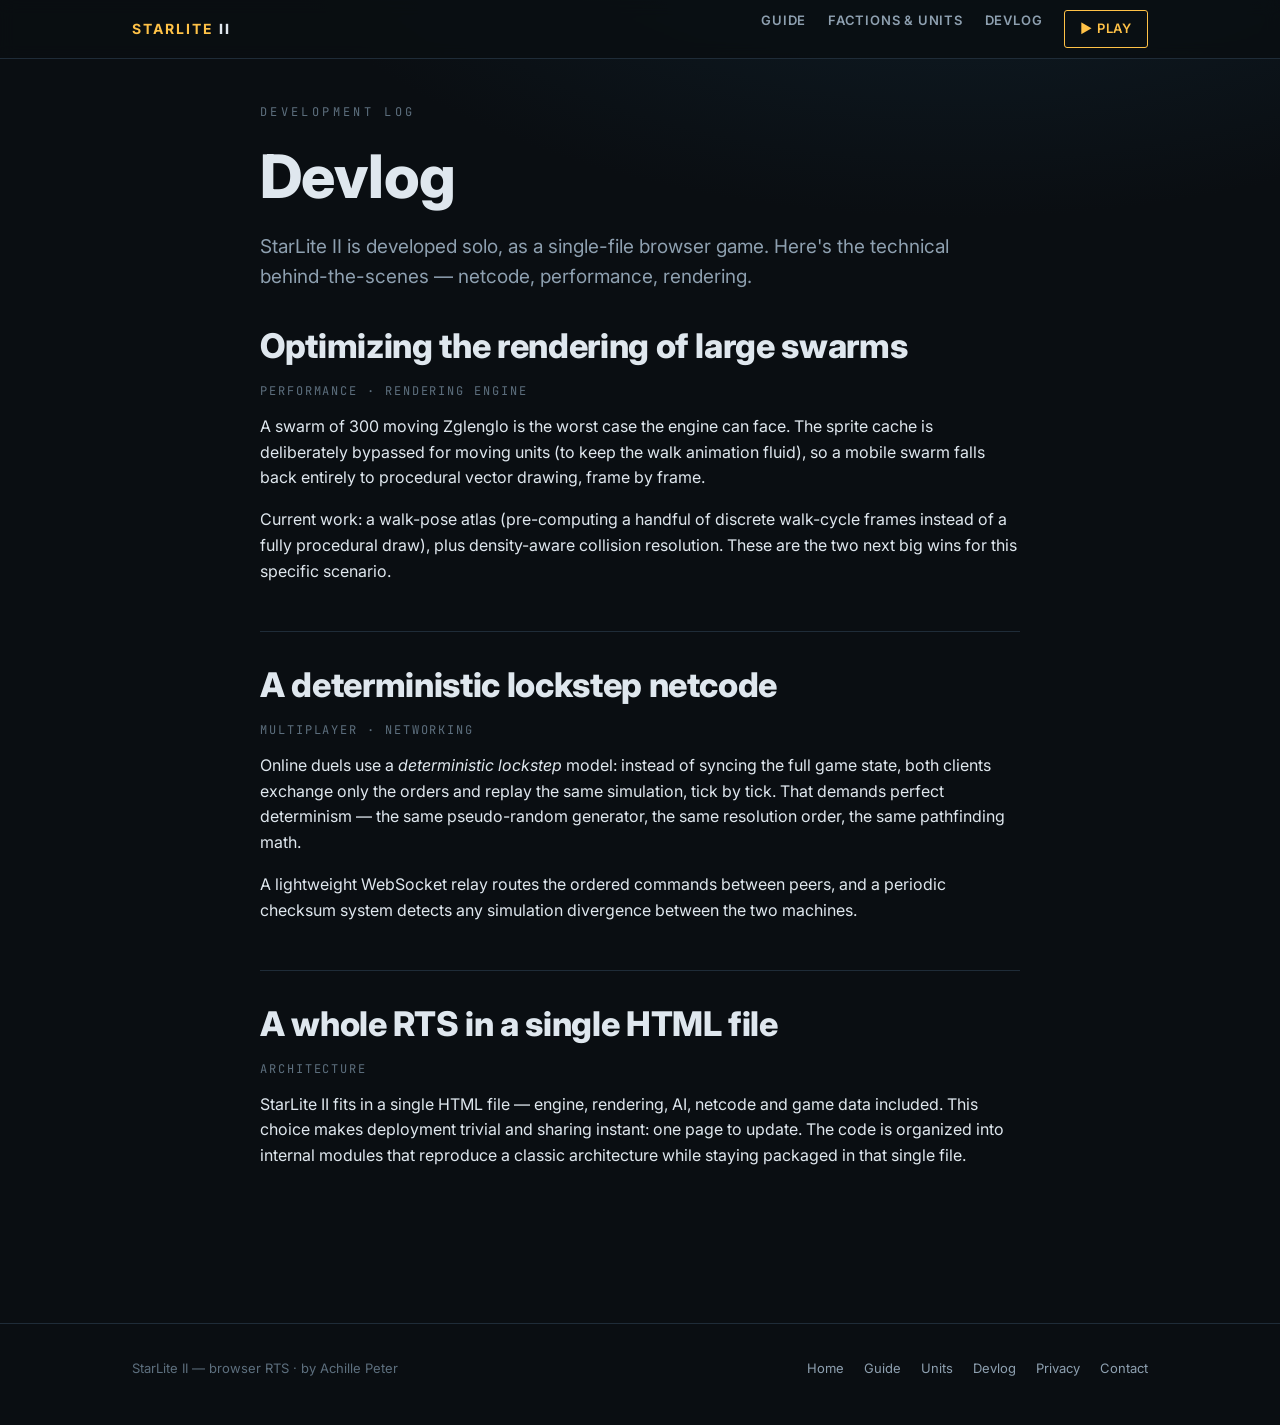
<file: devlog/index.html>
<!doctype html><html lang="en"><head>
<meta charset="utf-8"><meta name="viewport" content="width=device-width,initial-scale=1">
<title>Devlog — StarLite II</title>
<meta name="description" content="StarLite II development log: render optimization, deterministic lockstep netcode and the single-file architecture of a browser RTS.">
<link rel="preconnect" href="https://fonts.googleapis.com">
<link rel="preconnect" href="https://fonts.gstatic.com" crossorigin>
<link href="https://fonts.googleapis.com/css2?family=Inter:wght@400;600;700;800&family=JetBrains+Mono:wght@400;700&display=swap" rel="stylesheet">
<link rel="stylesheet" href="/assets/site.css">
<link rel="icon" href="/assets/favicon.png">
</head><body>
<header class="nav"><div class="wrap nav-in">
<a class="brand" href="/"><b>STARLITE</b> II</a>
<nav class="nav-links">
<a href="/guide/">Guide</a>
<a href="/factions/">Factions &amp; units</a>
<a href="/devlog/">Devlog</a>
<a href="/play/" class="nav-cta">&#9654; Play</a>
</nav></div></header>
<main class="wrap doc">
<p class="eyebrow">Development log</p>
<h1>Devlog</h1>
<p class="lead">StarLite II is developed solo, as a single-file browser game. Here's the technical behind-the-scenes — netcode, performance, rendering.</p>

<article style="margin:34px 0;padding-bottom:30px;border-bottom:1px solid var(--panel-line)">
<h2 style="margin-top:0">Optimizing the rendering of large swarms</h2>
<p class="eyebrow" style="letter-spacing:.16em">Performance &middot; rendering engine</p>
<p>A swarm of 300 moving Zglenglo is the worst case the engine can face. The sprite cache is deliberately bypassed for moving units (to keep the walk animation fluid), so a mobile swarm falls back entirely to procedural vector drawing, frame by frame.</p>
<p>Current work: a walk-pose atlas (pre-computing a handful of discrete walk-cycle frames instead of a fully procedural draw), plus density-aware collision resolution. These are the two next big wins for this specific scenario.</p>
</article>

<article style="margin:34px 0;padding-bottom:30px;border-bottom:1px solid var(--panel-line)">
<h2 style="margin-top:0">A deterministic lockstep netcode</h2>
<p class="eyebrow" style="letter-spacing:.16em">Multiplayer &middot; networking</p>
<p>Online duels use a <em>deterministic lockstep</em> model: instead of syncing the full game state, both clients exchange only the orders and replay the same simulation, tick by tick. That demands perfect determinism — the same pseudo-random generator, the same resolution order, the same pathfinding math.</p>
<p>A lightweight WebSocket relay routes the ordered commands between peers, and a periodic checksum system detects any simulation divergence between the two machines.</p>
</article>

<article style="margin:34px 0">
<h2 style="margin-top:0">A whole RTS in a single HTML file</h2>
<p class="eyebrow" style="letter-spacing:.16em">Architecture</p>
<p>StarLite II fits in a single HTML file — engine, rendering, AI, netcode and game data included. This choice makes deployment trivial and sharing instant: one page to update. The code is organized into internal modules that reproduce a classic architecture while staying packaged in that single file.</p>
</article>
</main>
<footer><div class="wrap foot-in">
<div>StarLite II &mdash; browser RTS &middot; by Achille Peter</div>
<div class="foot-links">
<a href="/">Home</a><a href="/guide/">Guide</a><a href="/factions/">Units</a>
<a href="/devlog/">Devlog</a><a href="/privacy.html">Privacy</a><a href="/contact.html">Contact</a></div>
</div></footer>
</body></html>
</file>
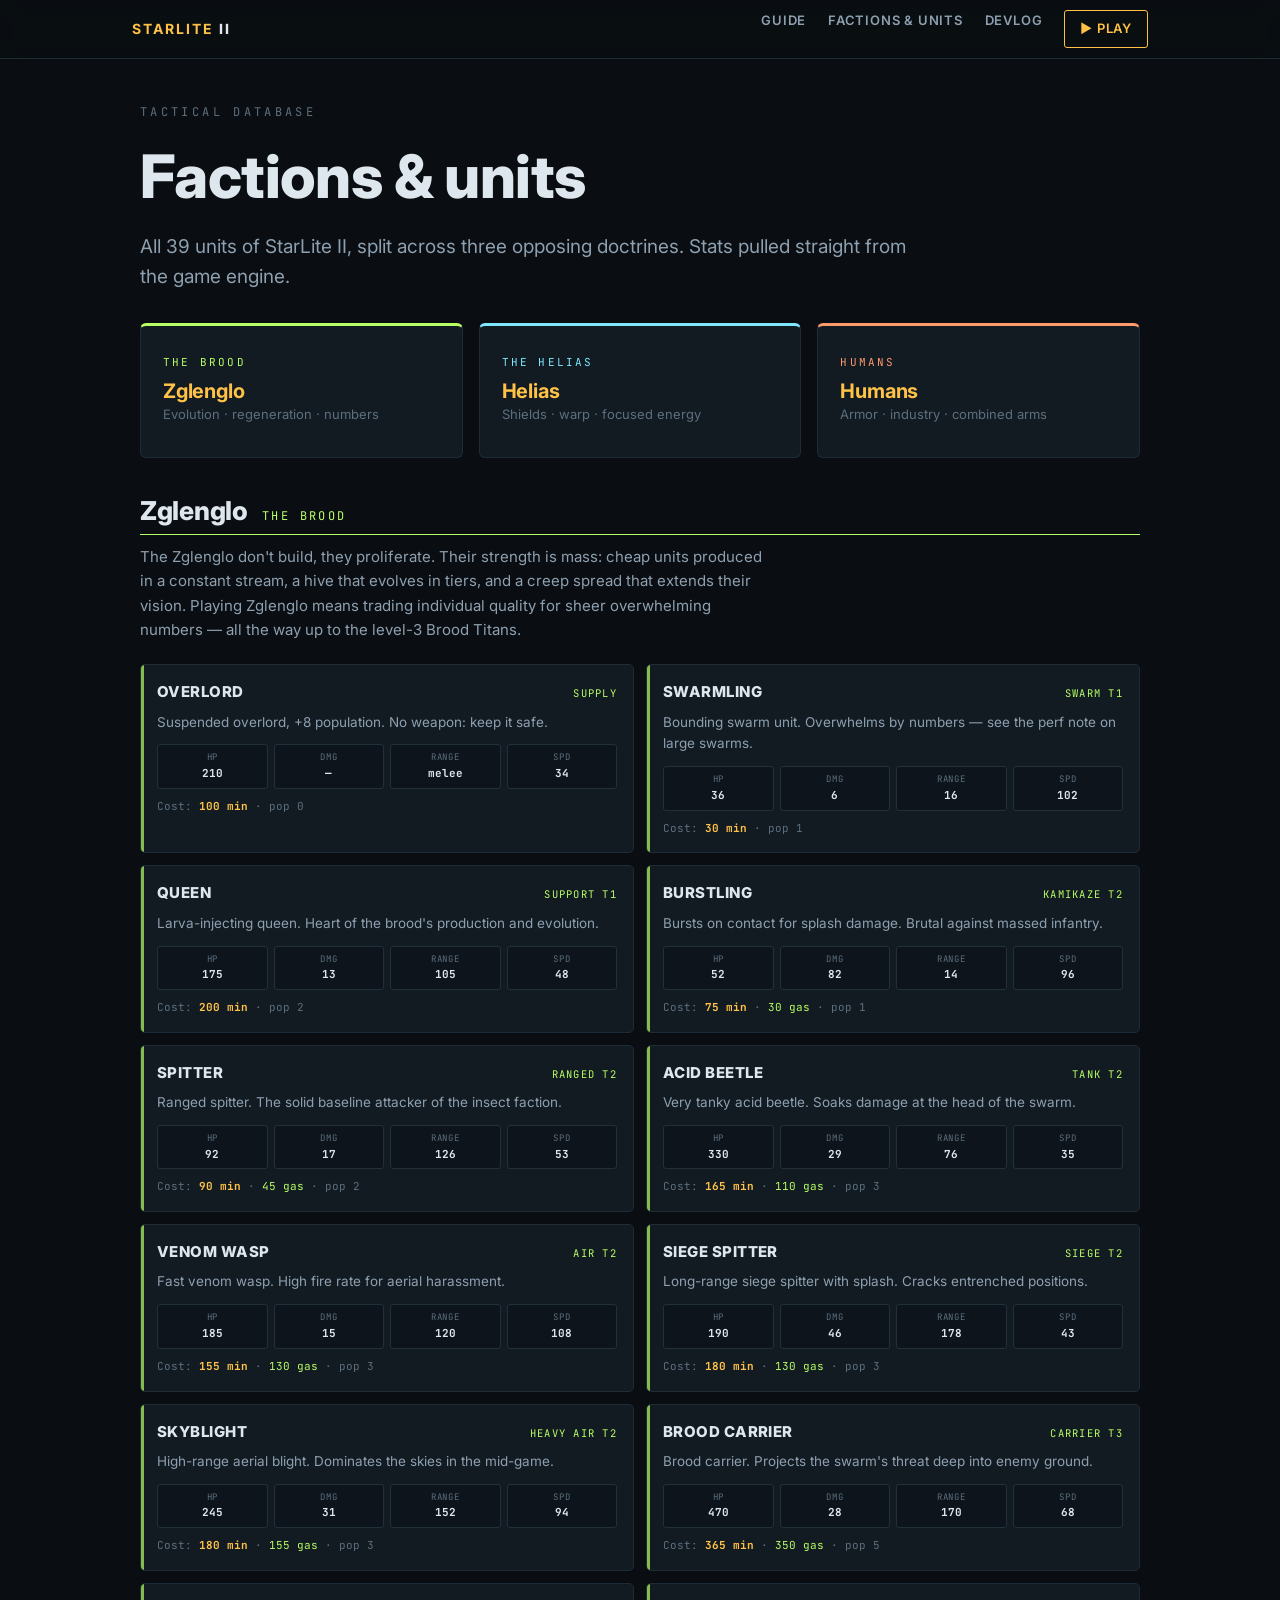
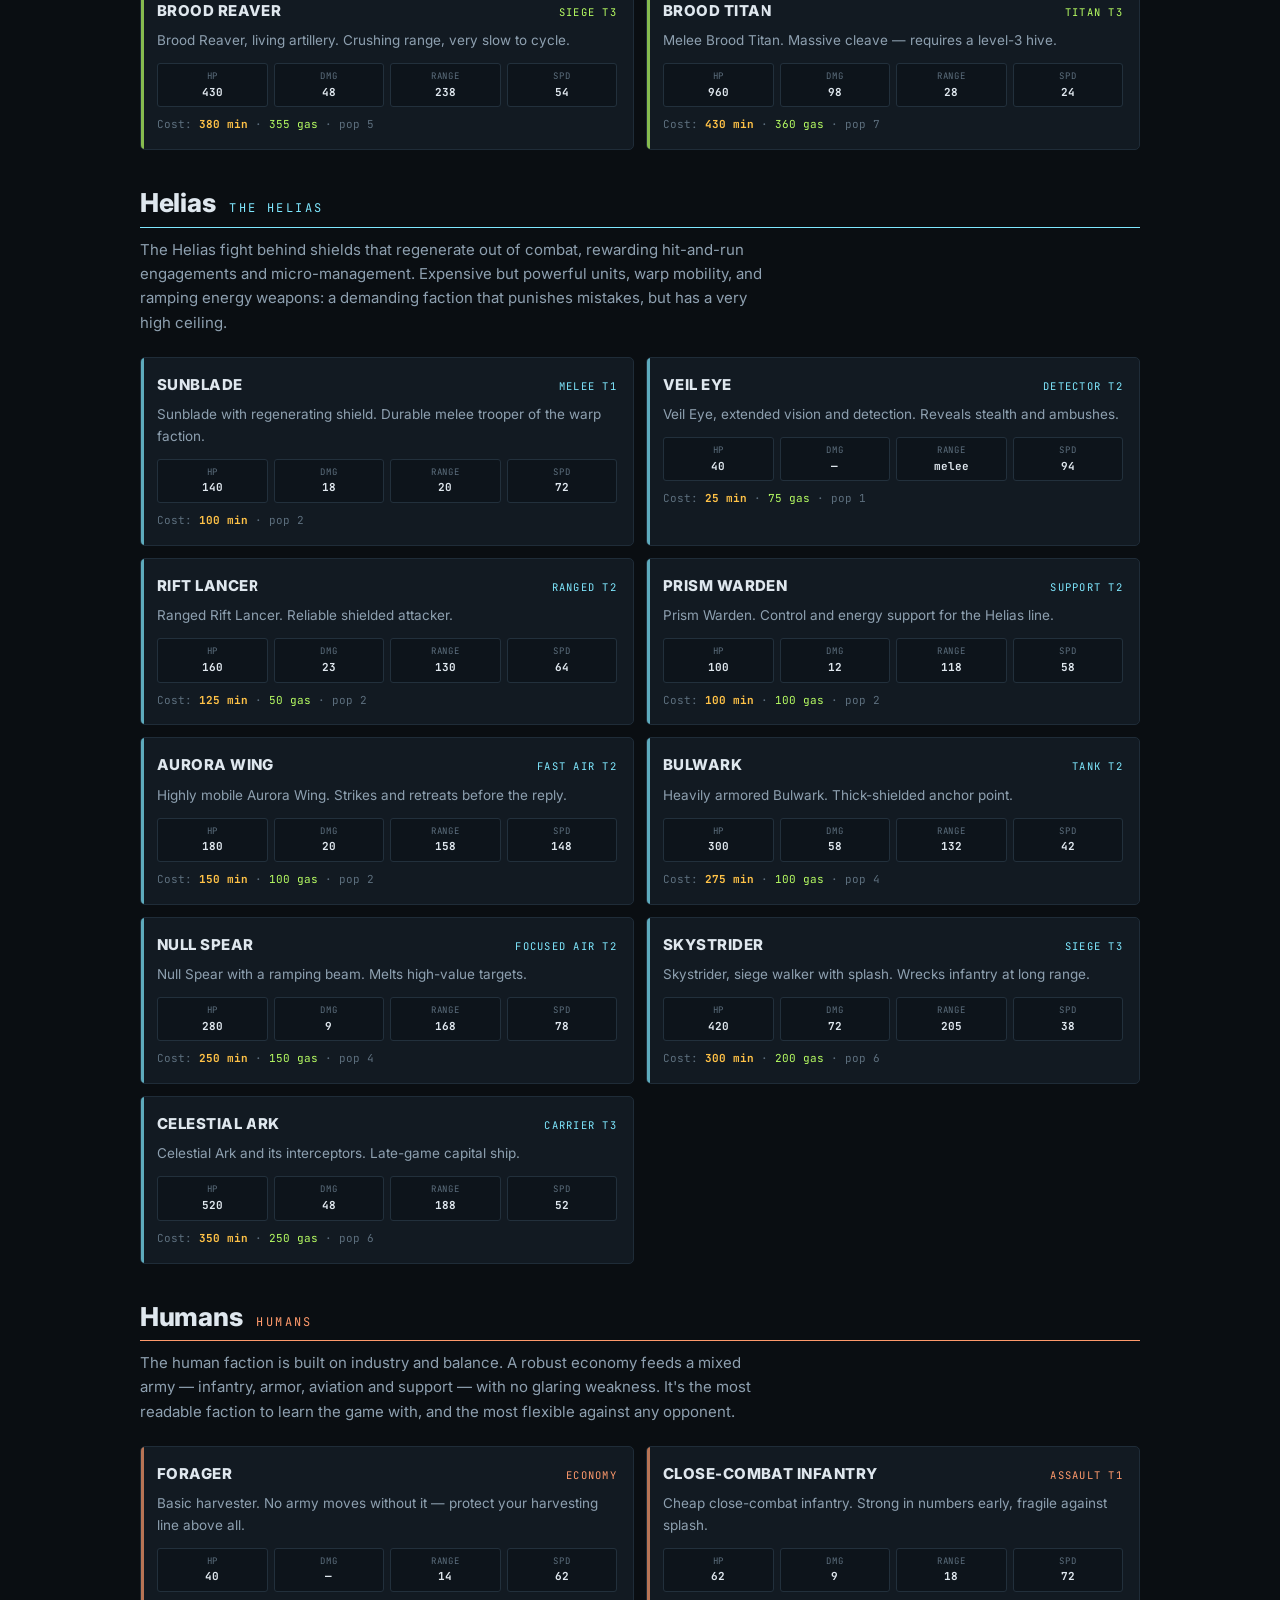
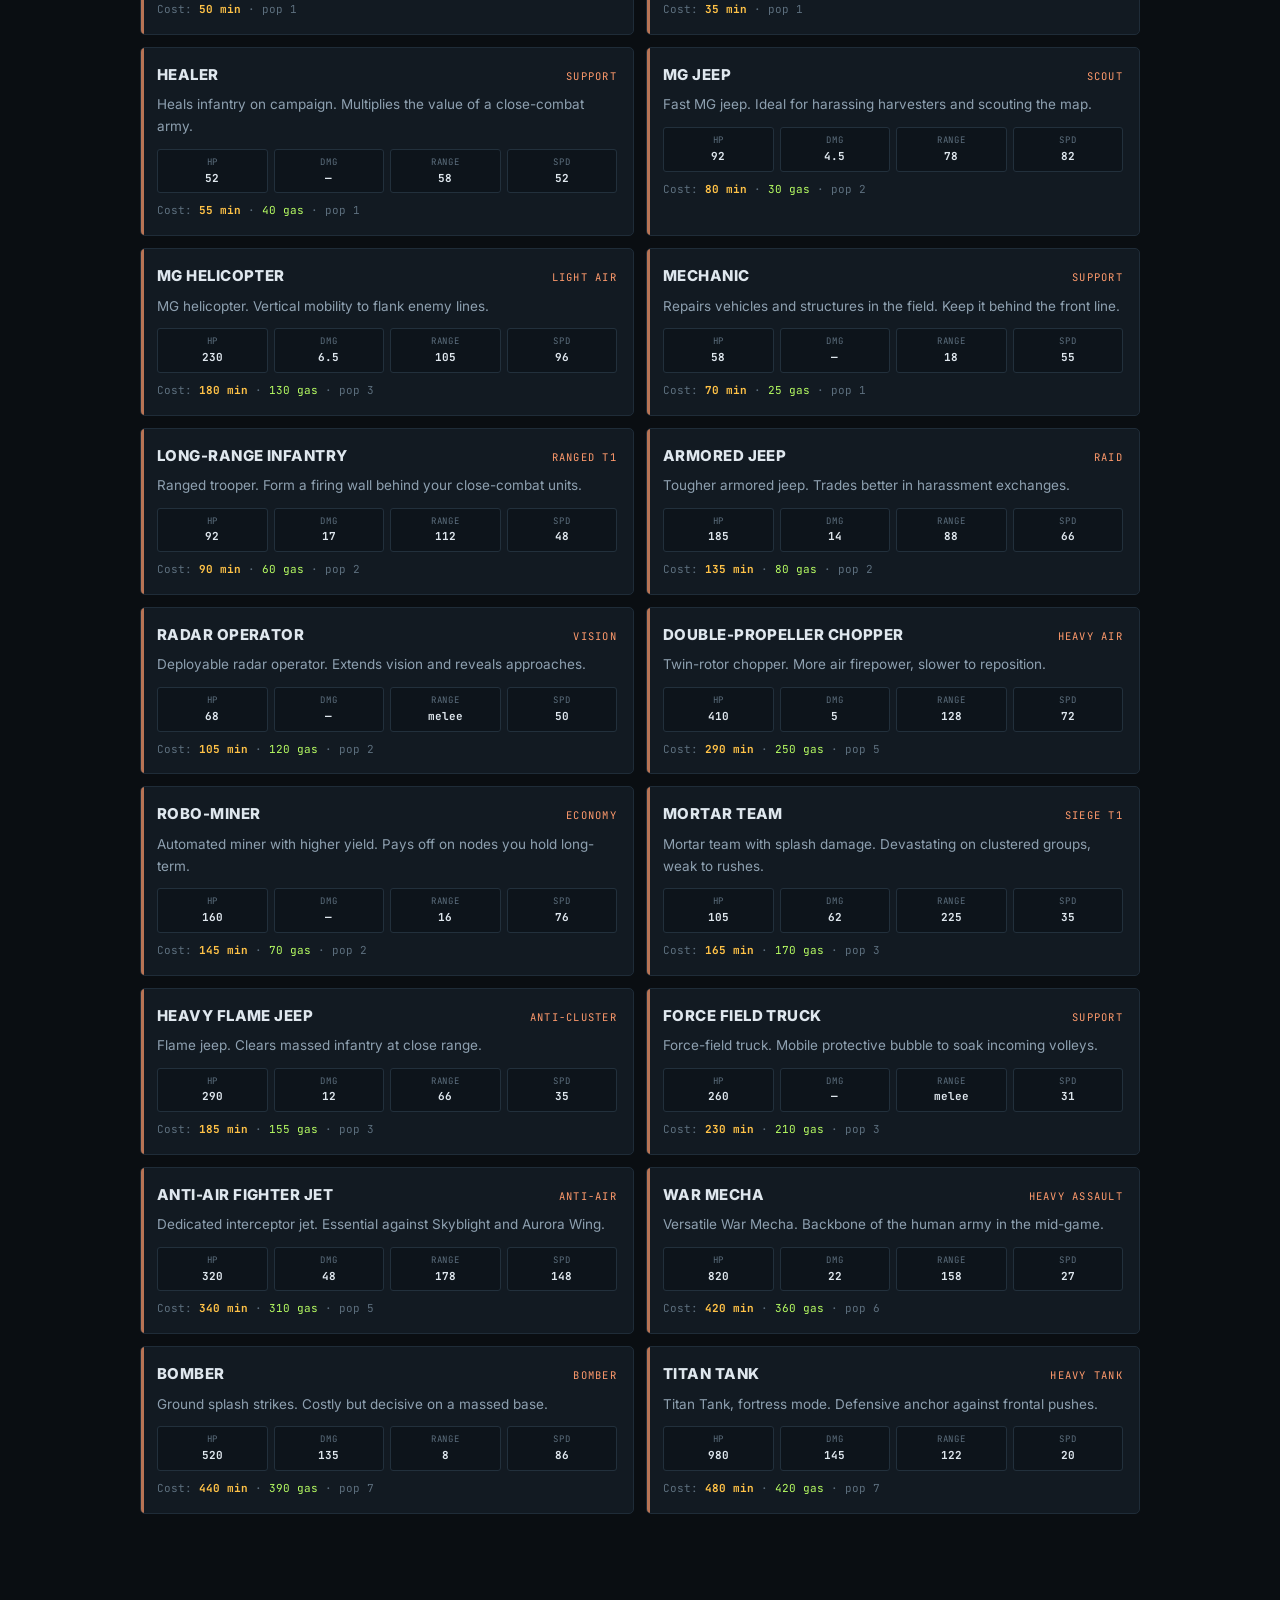
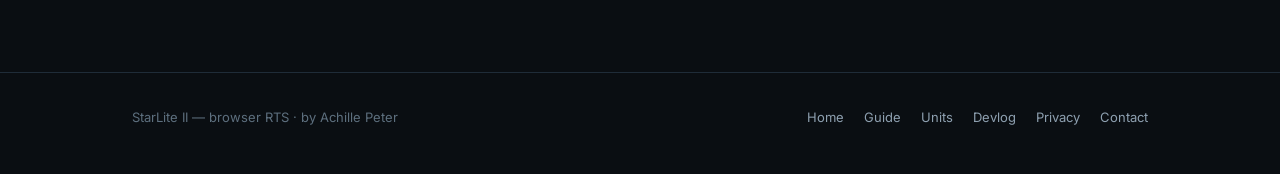
<file: factions/index.html>
<!doctype html><html lang="en"><head>
<meta charset="utf-8"><meta name="viewport" content="width=device-width,initial-scale=1">
<title>Factions & units — StarLite II</title>
<meta name="description" content="Encyclopedia of all 39 StarLite II units: Zglenglo, Helias and Humans. Stats, roles and tactical notes.">
<link rel="preconnect" href="https://fonts.googleapis.com">
<link rel="preconnect" href="https://fonts.gstatic.com" crossorigin>
<link href="https://fonts.googleapis.com/css2?family=Inter:wght@400;600;700;800&family=JetBrains+Mono:wght@400;700&display=swap" rel="stylesheet">
<link rel="stylesheet" href="/assets/site.css">
<link rel="icon" href="/assets/favicon.png">
</head><body>
<header class="nav"><div class="wrap nav-in">
<a class="brand" href="/"><b>STARLITE</b> II</a>
<nav class="nav-links">
<a href="/guide/">Guide</a>
<a href="/factions/">Factions &amp; units</a>
<a href="/devlog/">Devlog</a>
<a href="/play/" class="nav-cta">&#9654; Play</a>
</nav></div></header>
<main class="wrap doc" style="max-width:1000px">
<p class="eyebrow">Tactical database</p>
<h1>Factions &amp; units</h1>
<p class="lead">All 39 units of StarLite II, split across three opposing doctrines. Stats pulled straight from the game engine.</p>
<div class="factions" style="margin-top:30px">
<a class="fac" style="--edge:var(--brood)" href="#insect"><span class="tag">THE BROOD</span><h3>Zglenglo</h3><div class="sub">Evolution · regeneration · numbers</div></a><a class="fac" style="--edge:var(--warp)" href="#helias"><span class="tag">THE HELIAS</span><h3>Helias</h3><div class="sub">Shields · warp · focused energy</div></a><a class="fac" style="--edge:var(--iron)" href="#human"><span class="tag">HUMANS</span><h3>Humans</h3><div class="sub">Armor · industry · combined arms</div></a>
</div>
<section class="fac-block" style="--edge:var(--brood)" id="insect">
<div class="band"><h2>Zglenglo</h2><span class="tag">THE BROOD</span></div>
<p class="fac-intro">The Zglenglo don&#x27;t build, they proliferate. Their strength is mass: cheap units produced in a constant stream, a hive that evolves in tiers, and a creep spread that extends their vision. Playing Zglenglo means trading individual quality for sheer overwhelming numbers — all the way up to the level-3 Brood Titans.</p>
<div class="units"><div class="unit" style="--edge:var(--brood)">
<div class="u-top"><span class="u-name">OVERLORD</span><span class="u-role">Supply</span></div>
<div class="u-desc">Suspended overlord, +8 population. No weapon: keep it safe.</div>
<div class="u-stats"><div><span class="lbl">HP</span><span class="val">210</span></div><div><span class="lbl">DMG</span><span class="val">—</span></div><div><span class="lbl">RANGE</span><span class="val">melee</span></div><div><span class="lbl">SPD</span><span class="val">34</span></div></div>
<div class="cost">Cost: <b>100 min</b> &middot; pop 0</div></div><div class="unit" style="--edge:var(--brood)">
<div class="u-top"><span class="u-name">SWARMLING</span><span class="u-role">Swarm T1</span></div>
<div class="u-desc">Bounding swarm unit. Overwhelms by numbers — see the perf note on large swarms.</div>
<div class="u-stats"><div><span class="lbl">HP</span><span class="val">36</span></div><div><span class="lbl">DMG</span><span class="val">6</span></div><div><span class="lbl">RANGE</span><span class="val">16</span></div><div><span class="lbl">SPD</span><span class="val">102</span></div></div>
<div class="cost">Cost: <b>30 min</b> &middot; pop 1</div></div><div class="unit" style="--edge:var(--brood)">
<div class="u-top"><span class="u-name">QUEEN</span><span class="u-role">Support T1</span></div>
<div class="u-desc">Larva-injecting queen. Heart of the brood&#x27;s production and evolution.</div>
<div class="u-stats"><div><span class="lbl">HP</span><span class="val">175</span></div><div><span class="lbl">DMG</span><span class="val">13</span></div><div><span class="lbl">RANGE</span><span class="val">105</span></div><div><span class="lbl">SPD</span><span class="val">48</span></div></div>
<div class="cost">Cost: <b>200 min</b> &middot; pop 2</div></div><div class="unit" style="--edge:var(--brood)">
<div class="u-top"><span class="u-name">BURSTLING</span><span class="u-role">Kamikaze T2</span></div>
<div class="u-desc">Bursts on contact for splash damage. Brutal against massed infantry.</div>
<div class="u-stats"><div><span class="lbl">HP</span><span class="val">52</span></div><div><span class="lbl">DMG</span><span class="val">82</span></div><div><span class="lbl">RANGE</span><span class="val">14</span></div><div><span class="lbl">SPD</span><span class="val">96</span></div></div>
<div class="cost">Cost: <b>75 min</b> &middot; <span class="g">30 gas</span> &middot; pop 1</div></div><div class="unit" style="--edge:var(--brood)">
<div class="u-top"><span class="u-name">SPITTER</span><span class="u-role">Ranged T2</span></div>
<div class="u-desc">Ranged spitter. The solid baseline attacker of the insect faction.</div>
<div class="u-stats"><div><span class="lbl">HP</span><span class="val">92</span></div><div><span class="lbl">DMG</span><span class="val">17</span></div><div><span class="lbl">RANGE</span><span class="val">126</span></div><div><span class="lbl">SPD</span><span class="val">53</span></div></div>
<div class="cost">Cost: <b>90 min</b> &middot; <span class="g">45 gas</span> &middot; pop 2</div></div><div class="unit" style="--edge:var(--brood)">
<div class="u-top"><span class="u-name">ACID BEETLE</span><span class="u-role">Tank T2</span></div>
<div class="u-desc">Very tanky acid beetle. Soaks damage at the head of the swarm.</div>
<div class="u-stats"><div><span class="lbl">HP</span><span class="val">330</span></div><div><span class="lbl">DMG</span><span class="val">29</span></div><div><span class="lbl">RANGE</span><span class="val">76</span></div><div><span class="lbl">SPD</span><span class="val">35</span></div></div>
<div class="cost">Cost: <b>165 min</b> &middot; <span class="g">110 gas</span> &middot; pop 3</div></div><div class="unit" style="--edge:var(--brood)">
<div class="u-top"><span class="u-name">VENOM WASP</span><span class="u-role">Air T2</span></div>
<div class="u-desc">Fast venom wasp. High fire rate for aerial harassment.</div>
<div class="u-stats"><div><span class="lbl">HP</span><span class="val">185</span></div><div><span class="lbl">DMG</span><span class="val">15</span></div><div><span class="lbl">RANGE</span><span class="val">120</span></div><div><span class="lbl">SPD</span><span class="val">108</span></div></div>
<div class="cost">Cost: <b>155 min</b> &middot; <span class="g">130 gas</span> &middot; pop 3</div></div><div class="unit" style="--edge:var(--brood)">
<div class="u-top"><span class="u-name">SIEGE SPITTER</span><span class="u-role">Siege T2</span></div>
<div class="u-desc">Long-range siege spitter with splash. Cracks entrenched positions.</div>
<div class="u-stats"><div><span class="lbl">HP</span><span class="val">190</span></div><div><span class="lbl">DMG</span><span class="val">46</span></div><div><span class="lbl">RANGE</span><span class="val">178</span></div><div><span class="lbl">SPD</span><span class="val">43</span></div></div>
<div class="cost">Cost: <b>180 min</b> &middot; <span class="g">130 gas</span> &middot; pop 3</div></div><div class="unit" style="--edge:var(--brood)">
<div class="u-top"><span class="u-name">SKYBLIGHT</span><span class="u-role">Heavy air T2</span></div>
<div class="u-desc">High-range aerial blight. Dominates the skies in the mid-game.</div>
<div class="u-stats"><div><span class="lbl">HP</span><span class="val">245</span></div><div><span class="lbl">DMG</span><span class="val">31</span></div><div><span class="lbl">RANGE</span><span class="val">152</span></div><div><span class="lbl">SPD</span><span class="val">94</span></div></div>
<div class="cost">Cost: <b>180 min</b> &middot; <span class="g">155 gas</span> &middot; pop 3</div></div><div class="unit" style="--edge:var(--brood)">
<div class="u-top"><span class="u-name">BROOD CARRIER</span><span class="u-role">Carrier T3</span></div>
<div class="u-desc">Brood carrier. Projects the swarm&#x27;s threat deep into enemy ground.</div>
<div class="u-stats"><div><span class="lbl">HP</span><span class="val">470</span></div><div><span class="lbl">DMG</span><span class="val">28</span></div><div><span class="lbl">RANGE</span><span class="val">170</span></div><div><span class="lbl">SPD</span><span class="val">68</span></div></div>
<div class="cost">Cost: <b>365 min</b> &middot; <span class="g">350 gas</span> &middot; pop 5</div></div><div class="unit" style="--edge:var(--brood)">
<div class="u-top"><span class="u-name">BROOD REAVER</span><span class="u-role">Siege T3</span></div>
<div class="u-desc">Brood Reaver, living artillery. Crushing range, very slow to cycle.</div>
<div class="u-stats"><div><span class="lbl">HP</span><span class="val">430</span></div><div><span class="lbl">DMG</span><span class="val">48</span></div><div><span class="lbl">RANGE</span><span class="val">238</span></div><div><span class="lbl">SPD</span><span class="val">54</span></div></div>
<div class="cost">Cost: <b>380 min</b> &middot; <span class="g">355 gas</span> &middot; pop 5</div></div><div class="unit" style="--edge:var(--brood)">
<div class="u-top"><span class="u-name">BROOD TITAN</span><span class="u-role">Titan T3</span></div>
<div class="u-desc">Melee Brood Titan. Massive cleave — requires a level-3 hive.</div>
<div class="u-stats"><div><span class="lbl">HP</span><span class="val">960</span></div><div><span class="lbl">DMG</span><span class="val">98</span></div><div><span class="lbl">RANGE</span><span class="val">28</span></div><div><span class="lbl">SPD</span><span class="val">24</span></div></div>
<div class="cost">Cost: <b>430 min</b> &middot; <span class="g">360 gas</span> &middot; pop 7</div></div></div></section><section class="fac-block" style="--edge:var(--warp)" id="helias">
<div class="band"><h2>Helias</h2><span class="tag">THE HELIAS</span></div>
<p class="fac-intro">The Helias fight behind shields that regenerate out of combat, rewarding hit-and-run engagements and micro-management. Expensive but powerful units, warp mobility, and ramping energy weapons: a demanding faction that punishes mistakes, but has a very high ceiling.</p>
<div class="units"><div class="unit" style="--edge:var(--warp)">
<div class="u-top"><span class="u-name">SUNBLADE</span><span class="u-role">Melee T1</span></div>
<div class="u-desc">Sunblade with regenerating shield. Durable melee trooper of the warp faction.</div>
<div class="u-stats"><div><span class="lbl">HP</span><span class="val">140</span></div><div><span class="lbl">DMG</span><span class="val">18</span></div><div><span class="lbl">RANGE</span><span class="val">20</span></div><div><span class="lbl">SPD</span><span class="val">72</span></div></div>
<div class="cost">Cost: <b>100 min</b> &middot; pop 2</div></div><div class="unit" style="--edge:var(--warp)">
<div class="u-top"><span class="u-name">VEIL EYE</span><span class="u-role">Detector T2</span></div>
<div class="u-desc">Veil Eye, extended vision and detection. Reveals stealth and ambushes.</div>
<div class="u-stats"><div><span class="lbl">HP</span><span class="val">40</span></div><div><span class="lbl">DMG</span><span class="val">—</span></div><div><span class="lbl">RANGE</span><span class="val">melee</span></div><div><span class="lbl">SPD</span><span class="val">94</span></div></div>
<div class="cost">Cost: <b>25 min</b> &middot; <span class="g">75 gas</span> &middot; pop 1</div></div><div class="unit" style="--edge:var(--warp)">
<div class="u-top"><span class="u-name">RIFT LANCER</span><span class="u-role">Ranged T2</span></div>
<div class="u-desc">Ranged Rift Lancer. Reliable shielded attacker.</div>
<div class="u-stats"><div><span class="lbl">HP</span><span class="val">160</span></div><div><span class="lbl">DMG</span><span class="val">23</span></div><div><span class="lbl">RANGE</span><span class="val">130</span></div><div><span class="lbl">SPD</span><span class="val">64</span></div></div>
<div class="cost">Cost: <b>125 min</b> &middot; <span class="g">50 gas</span> &middot; pop 2</div></div><div class="unit" style="--edge:var(--warp)">
<div class="u-top"><span class="u-name">PRISM WARDEN</span><span class="u-role">Support T2</span></div>
<div class="u-desc">Prism Warden. Control and energy support for the Helias line.</div>
<div class="u-stats"><div><span class="lbl">HP</span><span class="val">100</span></div><div><span class="lbl">DMG</span><span class="val">12</span></div><div><span class="lbl">RANGE</span><span class="val">118</span></div><div><span class="lbl">SPD</span><span class="val">58</span></div></div>
<div class="cost">Cost: <b>100 min</b> &middot; <span class="g">100 gas</span> &middot; pop 2</div></div><div class="unit" style="--edge:var(--warp)">
<div class="u-top"><span class="u-name">AURORA WING</span><span class="u-role">Fast air T2</span></div>
<div class="u-desc">Highly mobile Aurora Wing. Strikes and retreats before the reply.</div>
<div class="u-stats"><div><span class="lbl">HP</span><span class="val">180</span></div><div><span class="lbl">DMG</span><span class="val">20</span></div><div><span class="lbl">RANGE</span><span class="val">158</span></div><div><span class="lbl">SPD</span><span class="val">148</span></div></div>
<div class="cost">Cost: <b>150 min</b> &middot; <span class="g">100 gas</span> &middot; pop 2</div></div><div class="unit" style="--edge:var(--warp)">
<div class="u-top"><span class="u-name">BULWARK</span><span class="u-role">Tank T2</span></div>
<div class="u-desc">Heavily armored Bulwark. Thick-shielded anchor point.</div>
<div class="u-stats"><div><span class="lbl">HP</span><span class="val">300</span></div><div><span class="lbl">DMG</span><span class="val">58</span></div><div><span class="lbl">RANGE</span><span class="val">132</span></div><div><span class="lbl">SPD</span><span class="val">42</span></div></div>
<div class="cost">Cost: <b>275 min</b> &middot; <span class="g">100 gas</span> &middot; pop 4</div></div><div class="unit" style="--edge:var(--warp)">
<div class="u-top"><span class="u-name">NULL SPEAR</span><span class="u-role">Focused air T2</span></div>
<div class="u-desc">Null Spear with a ramping beam. Melts high-value targets.</div>
<div class="u-stats"><div><span class="lbl">HP</span><span class="val">280</span></div><div><span class="lbl">DMG</span><span class="val">9</span></div><div><span class="lbl">RANGE</span><span class="val">168</span></div><div><span class="lbl">SPD</span><span class="val">78</span></div></div>
<div class="cost">Cost: <b>250 min</b> &middot; <span class="g">150 gas</span> &middot; pop 4</div></div><div class="unit" style="--edge:var(--warp)">
<div class="u-top"><span class="u-name">SKYSTRIDER</span><span class="u-role">Siege T3</span></div>
<div class="u-desc">Skystrider, siege walker with splash. Wrecks infantry at long range.</div>
<div class="u-stats"><div><span class="lbl">HP</span><span class="val">420</span></div><div><span class="lbl">DMG</span><span class="val">72</span></div><div><span class="lbl">RANGE</span><span class="val">205</span></div><div><span class="lbl">SPD</span><span class="val">38</span></div></div>
<div class="cost">Cost: <b>300 min</b> &middot; <span class="g">200 gas</span> &middot; pop 6</div></div><div class="unit" style="--edge:var(--warp)">
<div class="u-top"><span class="u-name">CELESTIAL ARK</span><span class="u-role">Carrier T3</span></div>
<div class="u-desc">Celestial Ark and its interceptors. Late-game capital ship.</div>
<div class="u-stats"><div><span class="lbl">HP</span><span class="val">520</span></div><div><span class="lbl">DMG</span><span class="val">48</span></div><div><span class="lbl">RANGE</span><span class="val">188</span></div><div><span class="lbl">SPD</span><span class="val">52</span></div></div>
<div class="cost">Cost: <b>350 min</b> &middot; <span class="g">250 gas</span> &middot; pop 6</div></div></div></section><section class="fac-block" style="--edge:var(--iron)" id="human">
<div class="band"><h2>Humans</h2><span class="tag">HUMANS</span></div>
<p class="fac-intro">The human faction is built on industry and balance. A robust economy feeds a mixed army — infantry, armor, aviation and support — with no glaring weakness. It&#x27;s the most readable faction to learn the game with, and the most flexible against any opponent.</p>
<div class="units"><div class="unit" style="--edge:var(--iron)">
<div class="u-top"><span class="u-name">FORAGER</span><span class="u-role">Economy</span></div>
<div class="u-desc">Basic harvester. No army moves without it — protect your harvesting line above all.</div>
<div class="u-stats"><div><span class="lbl">HP</span><span class="val">40</span></div><div><span class="lbl">DMG</span><span class="val">—</span></div><div><span class="lbl">RANGE</span><span class="val">14</span></div><div><span class="lbl">SPD</span><span class="val">62</span></div></div>
<div class="cost">Cost: <b>50 min</b> &middot; pop 1</div></div><div class="unit" style="--edge:var(--iron)">
<div class="u-top"><span class="u-name">CLOSE-COMBAT INFANTRY</span><span class="u-role">Assault T1</span></div>
<div class="u-desc">Cheap close-combat infantry. Strong in numbers early, fragile against splash.</div>
<div class="u-stats"><div><span class="lbl">HP</span><span class="val">62</span></div><div><span class="lbl">DMG</span><span class="val">9</span></div><div><span class="lbl">RANGE</span><span class="val">18</span></div><div><span class="lbl">SPD</span><span class="val">72</span></div></div>
<div class="cost">Cost: <b>35 min</b> &middot; pop 1</div></div><div class="unit" style="--edge:var(--iron)">
<div class="u-top"><span class="u-name">HEALER</span><span class="u-role">Support</span></div>
<div class="u-desc">Heals infantry on campaign. Multiplies the value of a close-combat army.</div>
<div class="u-stats"><div><span class="lbl">HP</span><span class="val">52</span></div><div><span class="lbl">DMG</span><span class="val">—</span></div><div><span class="lbl">RANGE</span><span class="val">58</span></div><div><span class="lbl">SPD</span><span class="val">52</span></div></div>
<div class="cost">Cost: <b>55 min</b> &middot; <span class="g">40 gas</span> &middot; pop 1</div></div><div class="unit" style="--edge:var(--iron)">
<div class="u-top"><span class="u-name">MG JEEP</span><span class="u-role">Scout</span></div>
<div class="u-desc">Fast MG jeep. Ideal for harassing harvesters and scouting the map.</div>
<div class="u-stats"><div><span class="lbl">HP</span><span class="val">92</span></div><div><span class="lbl">DMG</span><span class="val">4.5</span></div><div><span class="lbl">RANGE</span><span class="val">78</span></div><div><span class="lbl">SPD</span><span class="val">82</span></div></div>
<div class="cost">Cost: <b>80 min</b> &middot; <span class="g">30 gas</span> &middot; pop 2</div></div><div class="unit" style="--edge:var(--iron)">
<div class="u-top"><span class="u-name">MG HELICOPTER</span><span class="u-role">Light air</span></div>
<div class="u-desc">MG helicopter. Vertical mobility to flank enemy lines.</div>
<div class="u-stats"><div><span class="lbl">HP</span><span class="val">230</span></div><div><span class="lbl">DMG</span><span class="val">6.5</span></div><div><span class="lbl">RANGE</span><span class="val">105</span></div><div><span class="lbl">SPD</span><span class="val">96</span></div></div>
<div class="cost">Cost: <b>180 min</b> &middot; <span class="g">130 gas</span> &middot; pop 3</div></div><div class="unit" style="--edge:var(--iron)">
<div class="u-top"><span class="u-name">MECHANIC</span><span class="u-role">Support</span></div>
<div class="u-desc">Repairs vehicles and structures in the field. Keep it behind the front line.</div>
<div class="u-stats"><div><span class="lbl">HP</span><span class="val">58</span></div><div><span class="lbl">DMG</span><span class="val">—</span></div><div><span class="lbl">RANGE</span><span class="val">18</span></div><div><span class="lbl">SPD</span><span class="val">55</span></div></div>
<div class="cost">Cost: <b>70 min</b> &middot; <span class="g">25 gas</span> &middot; pop 1</div></div><div class="unit" style="--edge:var(--iron)">
<div class="u-top"><span class="u-name">LONG-RANGE INFANTRY</span><span class="u-role">Ranged T1</span></div>
<div class="u-desc">Ranged trooper. Form a firing wall behind your close-combat units.</div>
<div class="u-stats"><div><span class="lbl">HP</span><span class="val">92</span></div><div><span class="lbl">DMG</span><span class="val">17</span></div><div><span class="lbl">RANGE</span><span class="val">112</span></div><div><span class="lbl">SPD</span><span class="val">48</span></div></div>
<div class="cost">Cost: <b>90 min</b> &middot; <span class="g">60 gas</span> &middot; pop 2</div></div><div class="unit" style="--edge:var(--iron)">
<div class="u-top"><span class="u-name">ARMORED JEEP</span><span class="u-role">Raid</span></div>
<div class="u-desc">Tougher armored jeep. Trades better in harassment exchanges.</div>
<div class="u-stats"><div><span class="lbl">HP</span><span class="val">185</span></div><div><span class="lbl">DMG</span><span class="val">14</span></div><div><span class="lbl">RANGE</span><span class="val">88</span></div><div><span class="lbl">SPD</span><span class="val">66</span></div></div>
<div class="cost">Cost: <b>135 min</b> &middot; <span class="g">80 gas</span> &middot; pop 2</div></div><div class="unit" style="--edge:var(--iron)">
<div class="u-top"><span class="u-name">RADAR OPERATOR</span><span class="u-role">Vision</span></div>
<div class="u-desc">Deployable radar operator. Extends vision and reveals approaches.</div>
<div class="u-stats"><div><span class="lbl">HP</span><span class="val">68</span></div><div><span class="lbl">DMG</span><span class="val">—</span></div><div><span class="lbl">RANGE</span><span class="val">melee</span></div><div><span class="lbl">SPD</span><span class="val">50</span></div></div>
<div class="cost">Cost: <b>105 min</b> &middot; <span class="g">120 gas</span> &middot; pop 2</div></div><div class="unit" style="--edge:var(--iron)">
<div class="u-top"><span class="u-name">DOUBLE-PROPELLER CHOPPER</span><span class="u-role">Heavy air</span></div>
<div class="u-desc">Twin-rotor chopper. More air firepower, slower to reposition.</div>
<div class="u-stats"><div><span class="lbl">HP</span><span class="val">410</span></div><div><span class="lbl">DMG</span><span class="val">5</span></div><div><span class="lbl">RANGE</span><span class="val">128</span></div><div><span class="lbl">SPD</span><span class="val">72</span></div></div>
<div class="cost">Cost: <b>290 min</b> &middot; <span class="g">250 gas</span> &middot; pop 5</div></div><div class="unit" style="--edge:var(--iron)">
<div class="u-top"><span class="u-name">ROBO-MINER</span><span class="u-role">Economy</span></div>
<div class="u-desc">Automated miner with higher yield. Pays off on nodes you hold long-term.</div>
<div class="u-stats"><div><span class="lbl">HP</span><span class="val">160</span></div><div><span class="lbl">DMG</span><span class="val">—</span></div><div><span class="lbl">RANGE</span><span class="val">16</span></div><div><span class="lbl">SPD</span><span class="val">76</span></div></div>
<div class="cost">Cost: <b>145 min</b> &middot; <span class="g">70 gas</span> &middot; pop 2</div></div><div class="unit" style="--edge:var(--iron)">
<div class="u-top"><span class="u-name">MORTAR TEAM</span><span class="u-role">Siege T1</span></div>
<div class="u-desc">Mortar team with splash damage. Devastating on clustered groups, weak to rushes.</div>
<div class="u-stats"><div><span class="lbl">HP</span><span class="val">105</span></div><div><span class="lbl">DMG</span><span class="val">62</span></div><div><span class="lbl">RANGE</span><span class="val">225</span></div><div><span class="lbl">SPD</span><span class="val">35</span></div></div>
<div class="cost">Cost: <b>165 min</b> &middot; <span class="g">170 gas</span> &middot; pop 3</div></div><div class="unit" style="--edge:var(--iron)">
<div class="u-top"><span class="u-name">HEAVY FLAME JEEP</span><span class="u-role">Anti-cluster</span></div>
<div class="u-desc">Flame jeep. Clears massed infantry at close range.</div>
<div class="u-stats"><div><span class="lbl">HP</span><span class="val">290</span></div><div><span class="lbl">DMG</span><span class="val">12</span></div><div><span class="lbl">RANGE</span><span class="val">66</span></div><div><span class="lbl">SPD</span><span class="val">35</span></div></div>
<div class="cost">Cost: <b>185 min</b> &middot; <span class="g">155 gas</span> &middot; pop 3</div></div><div class="unit" style="--edge:var(--iron)">
<div class="u-top"><span class="u-name">FORCE FIELD TRUCK</span><span class="u-role">Support</span></div>
<div class="u-desc">Force-field truck. Mobile protective bubble to soak incoming volleys.</div>
<div class="u-stats"><div><span class="lbl">HP</span><span class="val">260</span></div><div><span class="lbl">DMG</span><span class="val">—</span></div><div><span class="lbl">RANGE</span><span class="val">melee</span></div><div><span class="lbl">SPD</span><span class="val">31</span></div></div>
<div class="cost">Cost: <b>230 min</b> &middot; <span class="g">210 gas</span> &middot; pop 3</div></div><div class="unit" style="--edge:var(--iron)">
<div class="u-top"><span class="u-name">ANTI-AIR FIGHTER JET</span><span class="u-role">Anti-air</span></div>
<div class="u-desc">Dedicated interceptor jet. Essential against Skyblight and Aurora Wing.</div>
<div class="u-stats"><div><span class="lbl">HP</span><span class="val">320</span></div><div><span class="lbl">DMG</span><span class="val">48</span></div><div><span class="lbl">RANGE</span><span class="val">178</span></div><div><span class="lbl">SPD</span><span class="val">148</span></div></div>
<div class="cost">Cost: <b>340 min</b> &middot; <span class="g">310 gas</span> &middot; pop 5</div></div><div class="unit" style="--edge:var(--iron)">
<div class="u-top"><span class="u-name">WAR MECHA</span><span class="u-role">Heavy assault</span></div>
<div class="u-desc">Versatile War Mecha. Backbone of the human army in the mid-game.</div>
<div class="u-stats"><div><span class="lbl">HP</span><span class="val">820</span></div><div><span class="lbl">DMG</span><span class="val">22</span></div><div><span class="lbl">RANGE</span><span class="val">158</span></div><div><span class="lbl">SPD</span><span class="val">27</span></div></div>
<div class="cost">Cost: <b>420 min</b> &middot; <span class="g">360 gas</span> &middot; pop 6</div></div><div class="unit" style="--edge:var(--iron)">
<div class="u-top"><span class="u-name">BOMBER</span><span class="u-role">Bomber</span></div>
<div class="u-desc">Ground splash strikes. Costly but decisive on a massed base.</div>
<div class="u-stats"><div><span class="lbl">HP</span><span class="val">520</span></div><div><span class="lbl">DMG</span><span class="val">135</span></div><div><span class="lbl">RANGE</span><span class="val">8</span></div><div><span class="lbl">SPD</span><span class="val">86</span></div></div>
<div class="cost">Cost: <b>440 min</b> &middot; <span class="g">390 gas</span> &middot; pop 7</div></div><div class="unit" style="--edge:var(--iron)">
<div class="u-top"><span class="u-name">TITAN TANK</span><span class="u-role">Heavy tank</span></div>
<div class="u-desc">Titan Tank, fortress mode. Defensive anchor against frontal pushes.</div>
<div class="u-stats"><div><span class="lbl">HP</span><span class="val">980</span></div><div><span class="lbl">DMG</span><span class="val">145</span></div><div><span class="lbl">RANGE</span><span class="val">122</span></div><div><span class="lbl">SPD</span><span class="val">20</span></div></div>
<div class="cost">Cost: <b>480 min</b> &middot; <span class="g">420 gas</span> &middot; pop 7</div></div></div></section>
</main>
<footer><div class="wrap foot-in">
<div>StarLite II &mdash; browser RTS &middot; by Achille Peter</div>
<div class="foot-links">
<a href="/">Home</a><a href="/guide/">Guide</a><a href="/factions/">Units</a>
<a href="/devlog/">Devlog</a><a href="/privacy.html">Privacy</a><a href="/contact.html">Contact</a></div>
</div></footer>
</body></html>
</file>
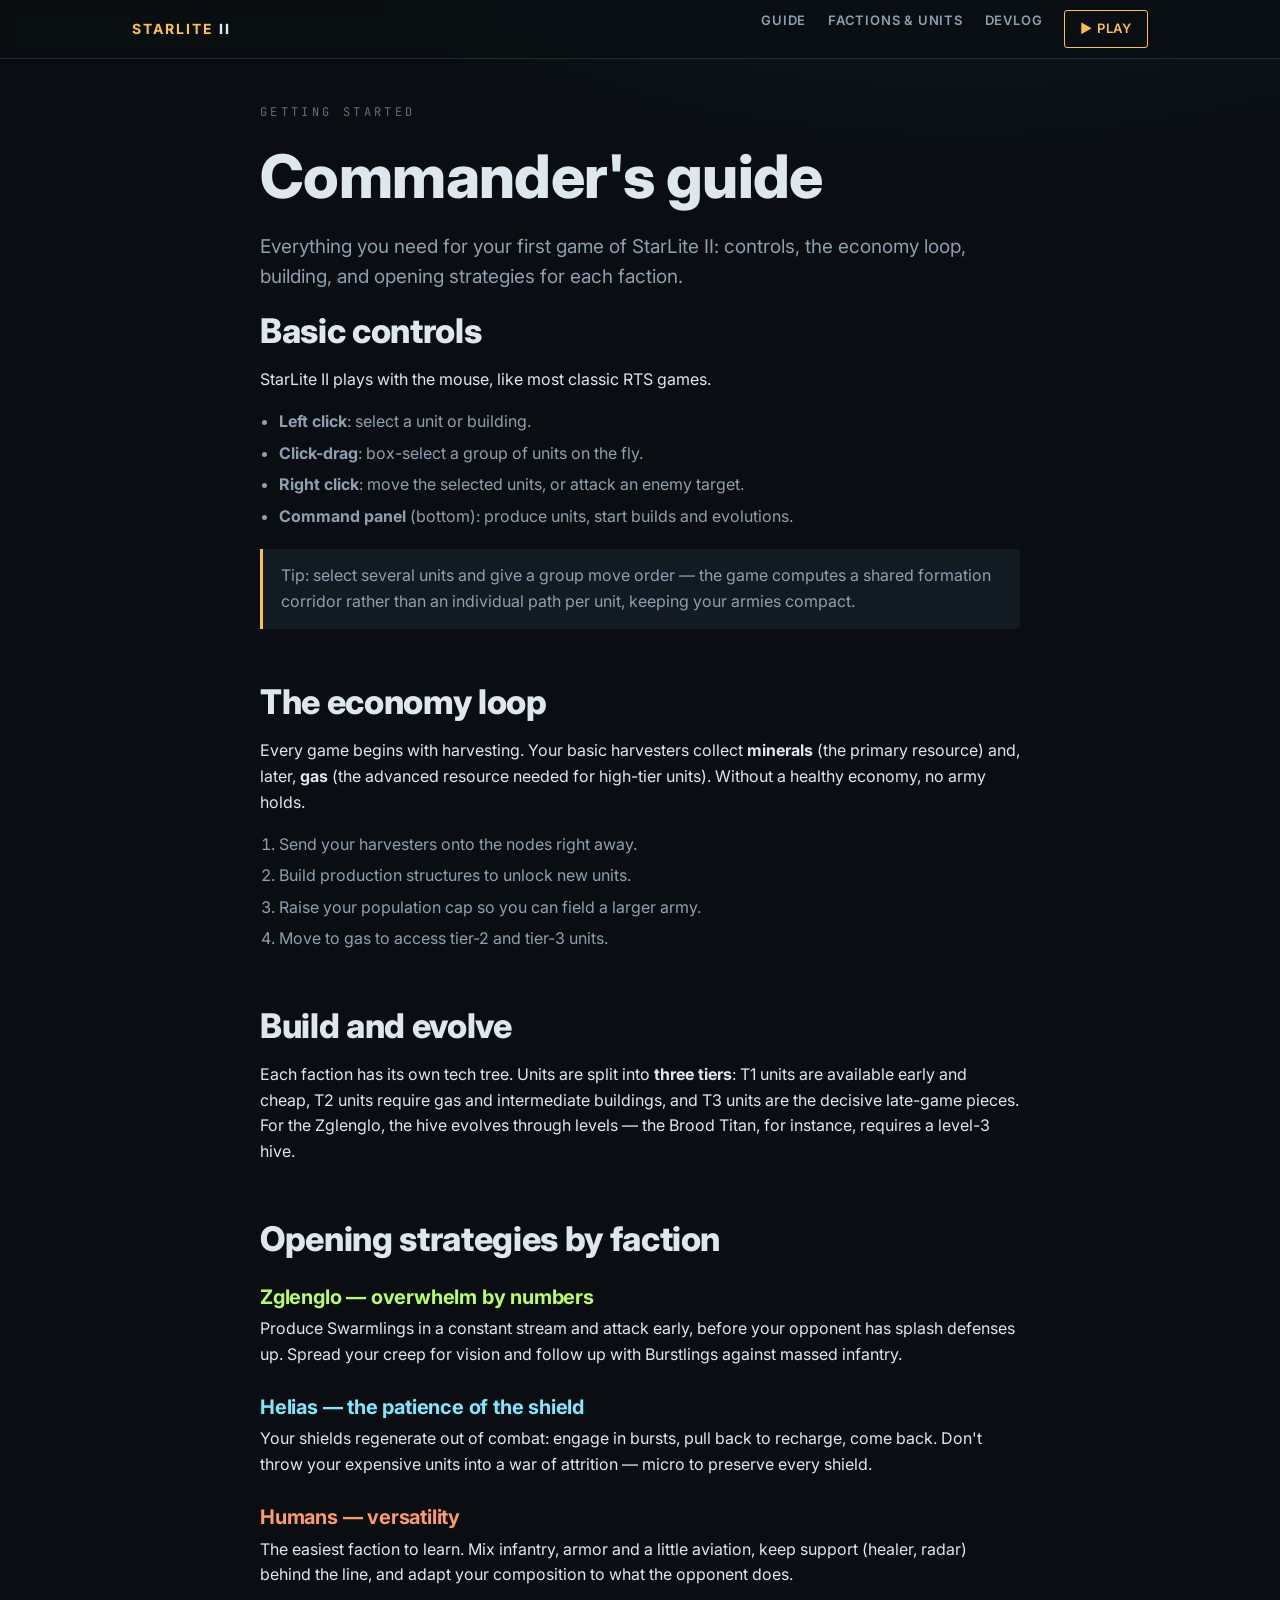
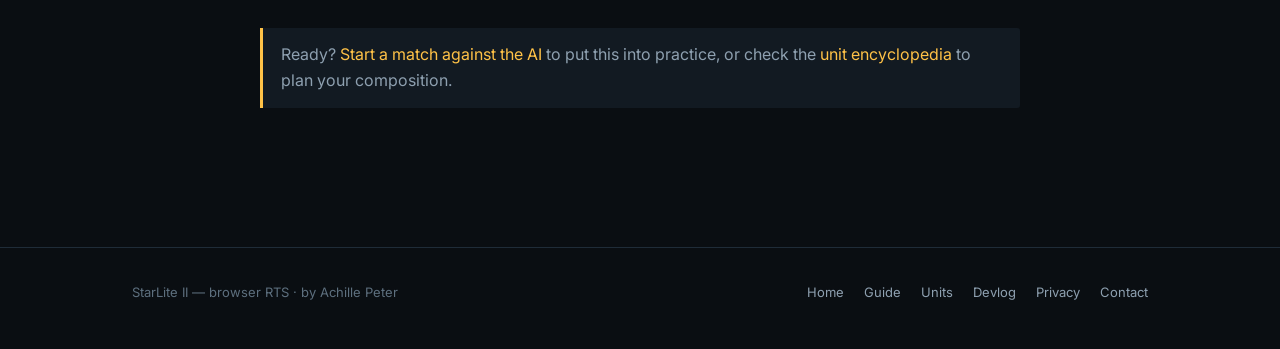
<file: guide/index.html>
<!doctype html><html lang="en"><head>
<meta charset="utf-8"><meta name="viewport" content="width=device-width,initial-scale=1">
<title>Getting-started guide — StarLite II</title>
<meta name="description" content="Complete StarLite II guide: controls, economy, building and opening strategies for the Zglenglo, Helias and Human factions.">
<link rel="preconnect" href="https://fonts.googleapis.com">
<link rel="preconnect" href="https://fonts.gstatic.com" crossorigin>
<link href="https://fonts.googleapis.com/css2?family=Inter:wght@400;600;700;800&family=JetBrains+Mono:wght@400;700&display=swap" rel="stylesheet">
<link rel="stylesheet" href="/assets/site.css">
<link rel="icon" href="/assets/favicon.png">
</head><body>
<header class="nav"><div class="wrap nav-in">
<a class="brand" href="/"><b>STARLITE</b> II</a>
<nav class="nav-links">
<a href="/guide/">Guide</a>
<a href="/factions/">Factions &amp; units</a>
<a href="/devlog/">Devlog</a>
<a href="/play/" class="nav-cta">&#9654; Play</a>
</nav></div></header>
<main class="wrap doc">
<p class="eyebrow">Getting started</p>
<h1>Commander's guide</h1>
<p class="lead">Everything you need for your first game of StarLite II: controls, the economy loop, building, and opening strategies for each faction.</p>

<h2>Basic controls</h2>
<p>StarLite II plays with the mouse, like most classic RTS games.</p>
<ul>
<li><strong>Left click</strong>: select a unit or building.</li>
<li><strong>Click-drag</strong>: box-select a group of units on the fly.</li>
<li><strong>Right click</strong>: move the selected units, or attack an enemy target.</li>
<li><strong>Command panel</strong> (bottom): produce units, start builds and evolutions.</li>
</ul>
<div class="callout">Tip: select several units and give a group move order — the game computes a shared formation corridor rather than an individual path per unit, keeping your armies compact.</div>

<h2>The economy loop</h2>
<p>Every game begins with harvesting. Your basic harvesters collect <strong>minerals</strong> (the primary resource) and, later, <strong>gas</strong> (the advanced resource needed for high-tier units). Without a healthy economy, no army holds.</p>
<ol>
<li>Send your harvesters onto the nodes right away.</li>
<li>Build production structures to unlock new units.</li>
<li>Raise your population cap so you can field a larger army.</li>
<li>Move to gas to access tier-2 and tier-3 units.</li>
</ol>

<h2>Build and evolve</h2>
<p>Each faction has its own tech tree. Units are split into <strong>three tiers</strong>: T1 units are available early and cheap, T2 units require gas and intermediate buildings, and T3 units are the decisive late-game pieces. For the Zglenglo, the hive evolves through levels — the Brood Titan, for instance, requires a level-3 hive.</p>

<h2>Opening strategies by faction</h2>
<h3 style="color:var(--brood)">Zglenglo — overwhelm by numbers</h3>
<p>Produce Swarmlings in a constant stream and attack early, before your opponent has splash defenses up. Spread your creep for vision and follow up with Burstlings against massed infantry.</p>
<h3 style="color:var(--warp)">Helias — the patience of the shield</h3>
<p>Your shields regenerate out of combat: engage in bursts, pull back to recharge, come back. Don't throw your expensive units into a war of attrition — micro to preserve every shield.</p>
<h3 style="color:var(--iron)">Humans — versatility</h3>
<p>The easiest faction to learn. Mix infantry, armor and a little aviation, keep support (healer, radar) behind the line, and adapt your composition to what the opponent does.</p>

<div class="callout" style="margin-top:40px">Ready? <a href="/play/#computer">Start a match against the AI</a> to put this into practice, or check the <a href="/factions/">unit encyclopedia</a> to plan your composition.</div>
</main>
<footer><div class="wrap foot-in">
<div>StarLite II &mdash; browser RTS &middot; by Achille Peter</div>
<div class="foot-links">
<a href="/">Home</a><a href="/guide/">Guide</a><a href="/factions/">Units</a>
<a href="/devlog/">Devlog</a><a href="/privacy.html">Privacy</a><a href="/contact.html">Contact</a></div>
</div></footer>
</body></html>
</file>
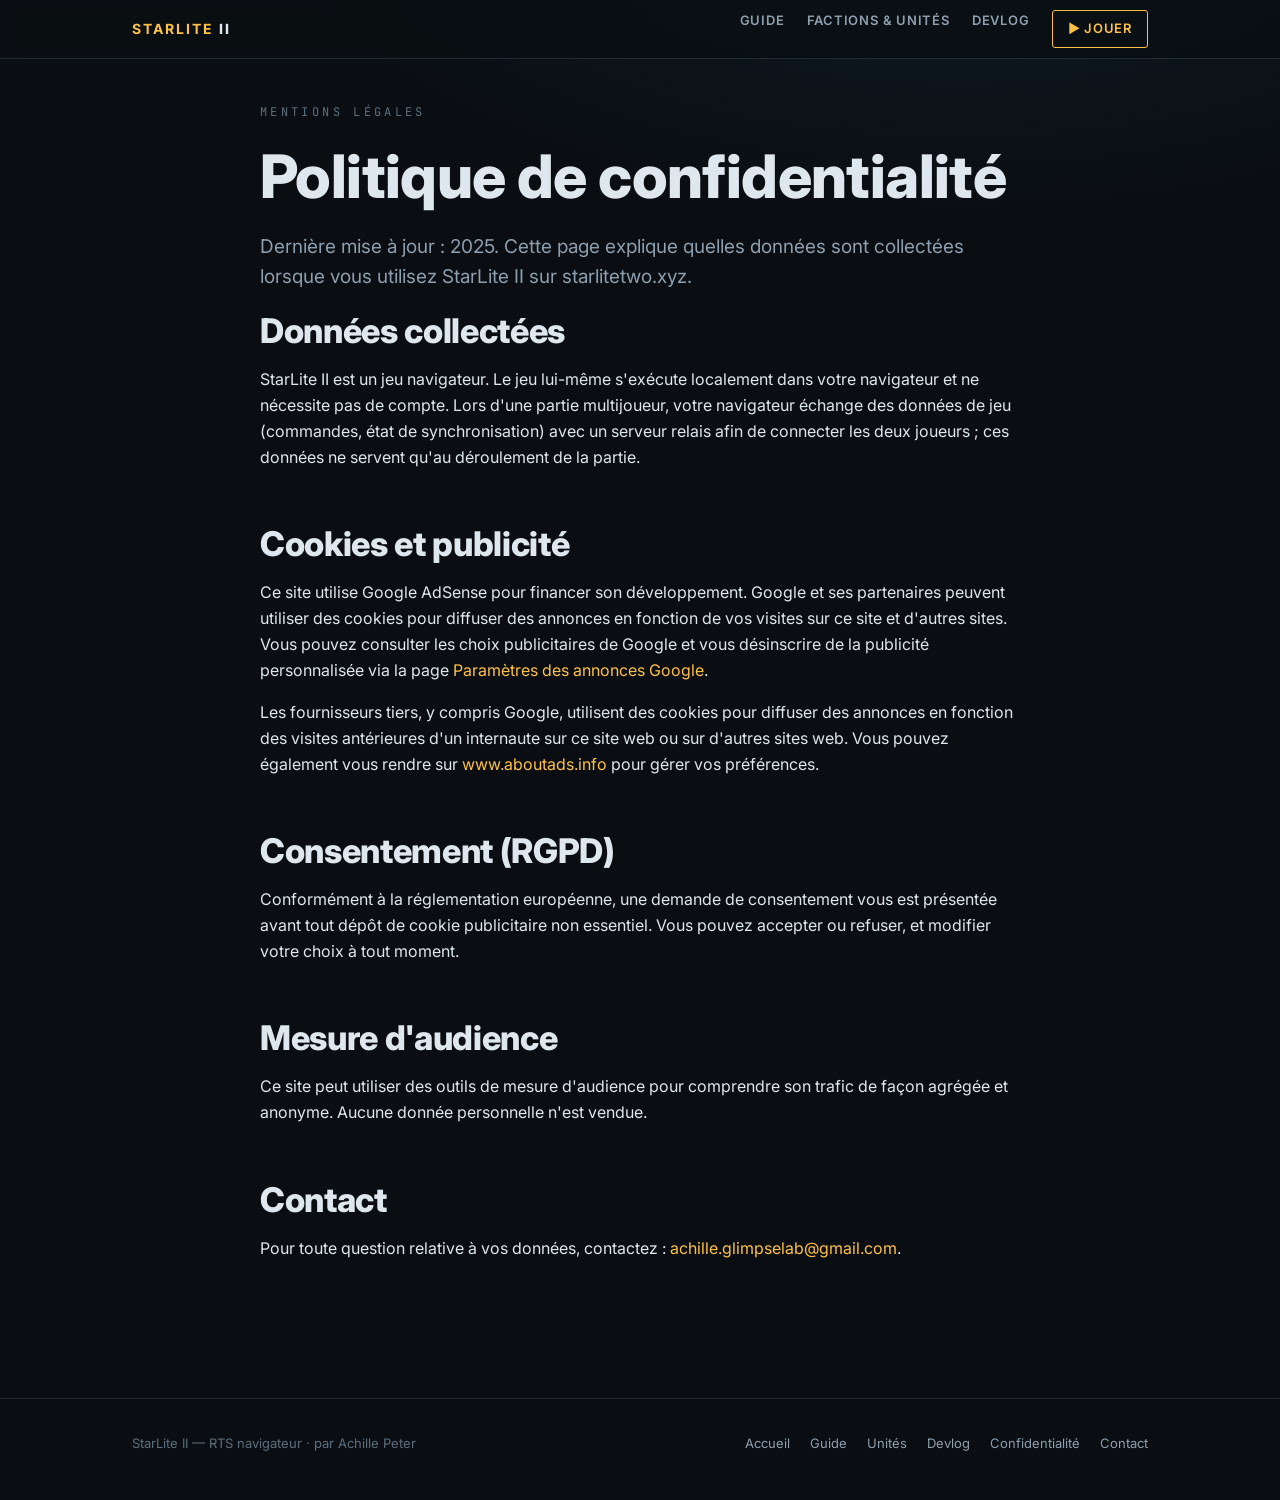
<file: confidentialite.html>
<!doctype html><html lang="fr"><head>
<meta charset="utf-8"><meta name="viewport" content="width=device-width,initial-scale=1">
<title>Politique de confidentialité — StarLite II</title>
<meta name="description" content="Politique de confidentialité de StarLite II : données collectées, cookies, publicité AdSense et consentement RGPD.">
<link rel="preconnect" href="https://fonts.googleapis.com">
<link rel="preconnect" href="https://fonts.gstatic.com" crossorigin>
<link href="https://fonts.googleapis.com/css2?family=Inter:wght@400;600;700;800&family=JetBrains+Mono:wght@400;700&display=swap" rel="stylesheet">
<link rel="stylesheet" href="/assets/site.css">
<link rel="icon" href="/assets/favicon.png">
</head><body>
<header class="nav"><div class="wrap nav-in">
<a class="brand" href="/"><b>STARLITE</b> II</a>
<nav class="nav-links">
<a href="/guide/">Guide</a>
<a href="/factions/">Factions &amp; unités</a>
<a href="/devlog/">Devlog</a>
<a href="/play/" class="nav-cta">&#9654; Jouer</a>
</nav></div></header>
<main class="wrap doc">
<p class="eyebrow">Mentions légales</p>
<h1>Politique de confidentialité</h1>
<p class="lead">Dernière mise à jour&nbsp;: 2025. Cette page explique quelles données sont collectées lorsque vous utilisez StarLite II sur starlitetwo.xyz.</p>

<h2>Données collectées</h2>
<p>StarLite II est un jeu navigateur. Le jeu lui-même s'exécute localement dans votre navigateur et ne nécessite pas de compte. Lors d'une partie multijoueur, votre navigateur échange des données de jeu (commandes, état de synchronisation) avec un serveur relais afin de connecter les deux joueurs&nbsp;; ces données ne servent qu'au déroulement de la partie.</p>

<h2>Cookies et publicité</h2>
<p>Ce site utilise Google AdSense pour financer son développement. Google et ses partenaires peuvent utiliser des cookies pour diffuser des annonces en fonction de vos visites sur ce site et d'autres sites. Vous pouvez consulter les choix publicitaires de Google et vous désinscrire de la publicité personnalisée via la page <a href="https://www.google.com/settings/ads" rel="nofollow">Paramètres des annonces Google</a>.</p>
<p>Les fournisseurs tiers, y compris Google, utilisent des cookies pour diffuser des annonces en fonction des visites antérieures d'un internaute sur ce site web ou sur d'autres sites web. Vous pouvez également vous rendre sur <a href="https://www.aboutads.info/choices/" rel="nofollow">www.aboutads.info</a> pour gérer vos préférences.</p>

<h2>Consentement (RGPD)</h2>
<p>Conformément à la réglementation européenne, une demande de consentement vous est présentée avant tout dépôt de cookie publicitaire non essentiel. Vous pouvez accepter ou refuser, et modifier votre choix à tout moment.</p>

<h2>Mesure d'audience</h2>
<p>Ce site peut utiliser des outils de mesure d'audience pour comprendre son trafic de façon agrégée et anonyme. Aucune donnée personnelle n'est vendue.</p>

<h2>Contact</h2>
<p>Pour toute question relative à vos données, contactez&nbsp;: <a href="mailto:achille.glimpselab@gmail.com">achille.glimpselab@gmail.com</a>.</p>
</main>
<footer><div class="wrap foot-in">
<div>StarLite II &mdash; RTS navigateur &middot; par Achille Peter</div>
<div class="foot-links">
<a href="/">Accueil</a><a href="/guide/">Guide</a><a href="/factions/">Unités</a>
<a href="/devlog/">Devlog</a><a href="/confidentialite.html">Confidentialité</a>
<a href="/contact.html">Contact</a></div>
</div></footer>
</body></html>
</file>
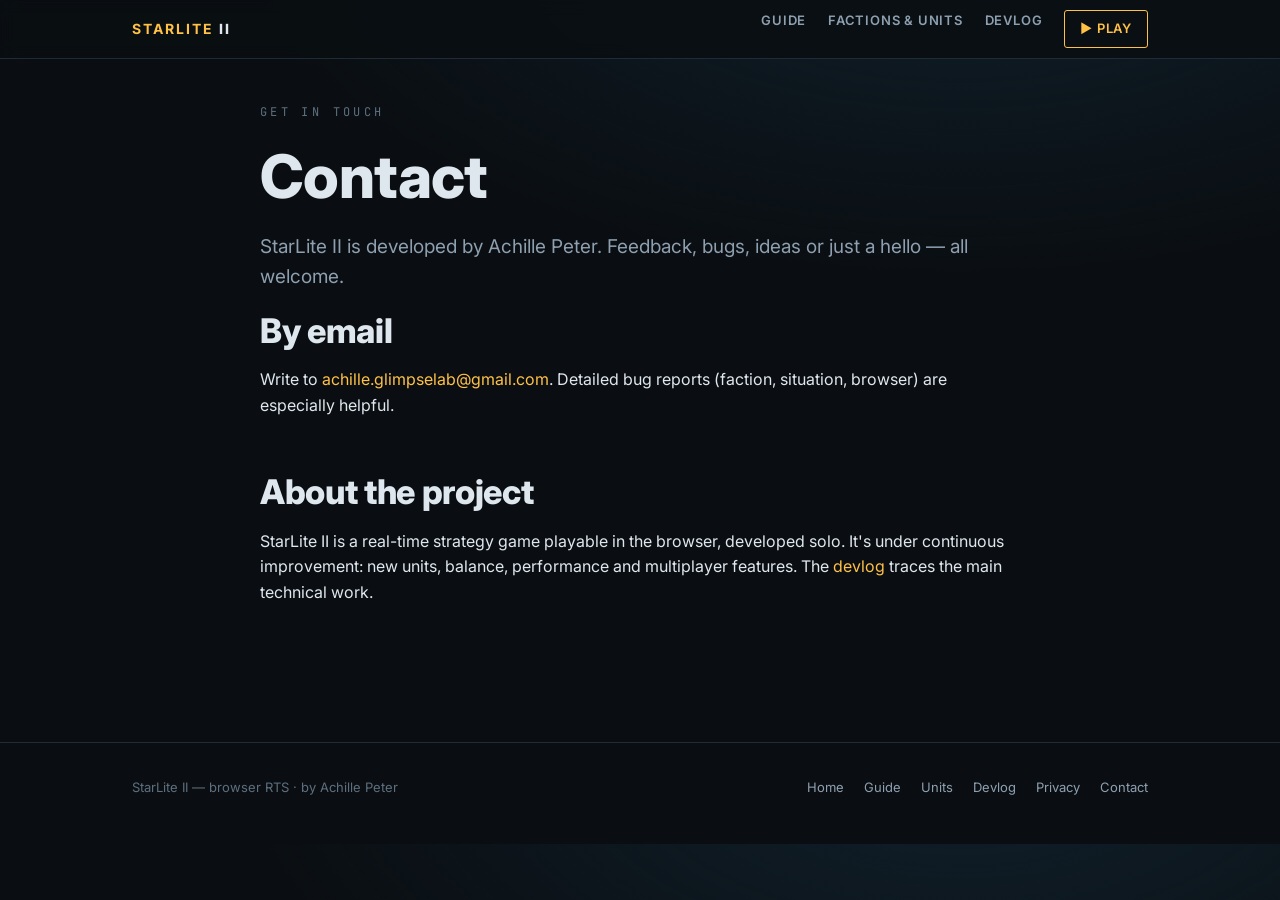
<file: contact.html>
<!doctype html><html lang="en"><head>
<meta charset="utf-8"><meta name="viewport" content="width=device-width,initial-scale=1">
<title>Contact — StarLite II</title>
<meta name="description" content="Contact the StarLite II team for feedback, bug reports or questions about the game.">
<link rel="preconnect" href="https://fonts.googleapis.com">
<link rel="preconnect" href="https://fonts.gstatic.com" crossorigin>
<link href="https://fonts.googleapis.com/css2?family=Inter:wght@400;600;700;800&family=JetBrains+Mono:wght@400;700&display=swap" rel="stylesheet">
<link rel="stylesheet" href="/assets/site.css">
<link rel="icon" href="/assets/favicon.png">
</head><body>
<header class="nav"><div class="wrap nav-in">
<a class="brand" href="/"><b>STARLITE</b> II</a>
<nav class="nav-links">
<a href="/guide/">Guide</a>
<a href="/factions/">Factions &amp; units</a>
<a href="/devlog/">Devlog</a>
<a href="/play/" class="nav-cta">&#9654; Play</a>
</nav></div></header>
<main class="wrap doc">
<p class="eyebrow">Get in touch</p>
<h1>Contact</h1>
<p class="lead">StarLite II is developed by Achille Peter. Feedback, bugs, ideas or just a hello — all welcome.</p>
<h2>By email</h2>
<p>Write to <a href="mailto:achille.glimpselab@gmail.com">achille.glimpselab@gmail.com</a>. Detailed bug reports (faction, situation, browser) are especially helpful.</p>
<h2>About the project</h2>
<p>StarLite II is a real-time strategy game playable in the browser, developed solo. It's under continuous improvement: new units, balance, performance and multiplayer features. The <a href="/devlog/">devlog</a> traces the main technical work.</p>
</main>
<footer><div class="wrap foot-in">
<div>StarLite II &mdash; browser RTS &middot; by Achille Peter</div>
<div class="foot-links">
<a href="/">Home</a><a href="/guide/">Guide</a><a href="/factions/">Units</a>
<a href="/devlog/">Devlog</a><a href="/privacy.html">Privacy</a><a href="/contact.html">Contact</a></div>
</div></footer>
</body></html>
</file>
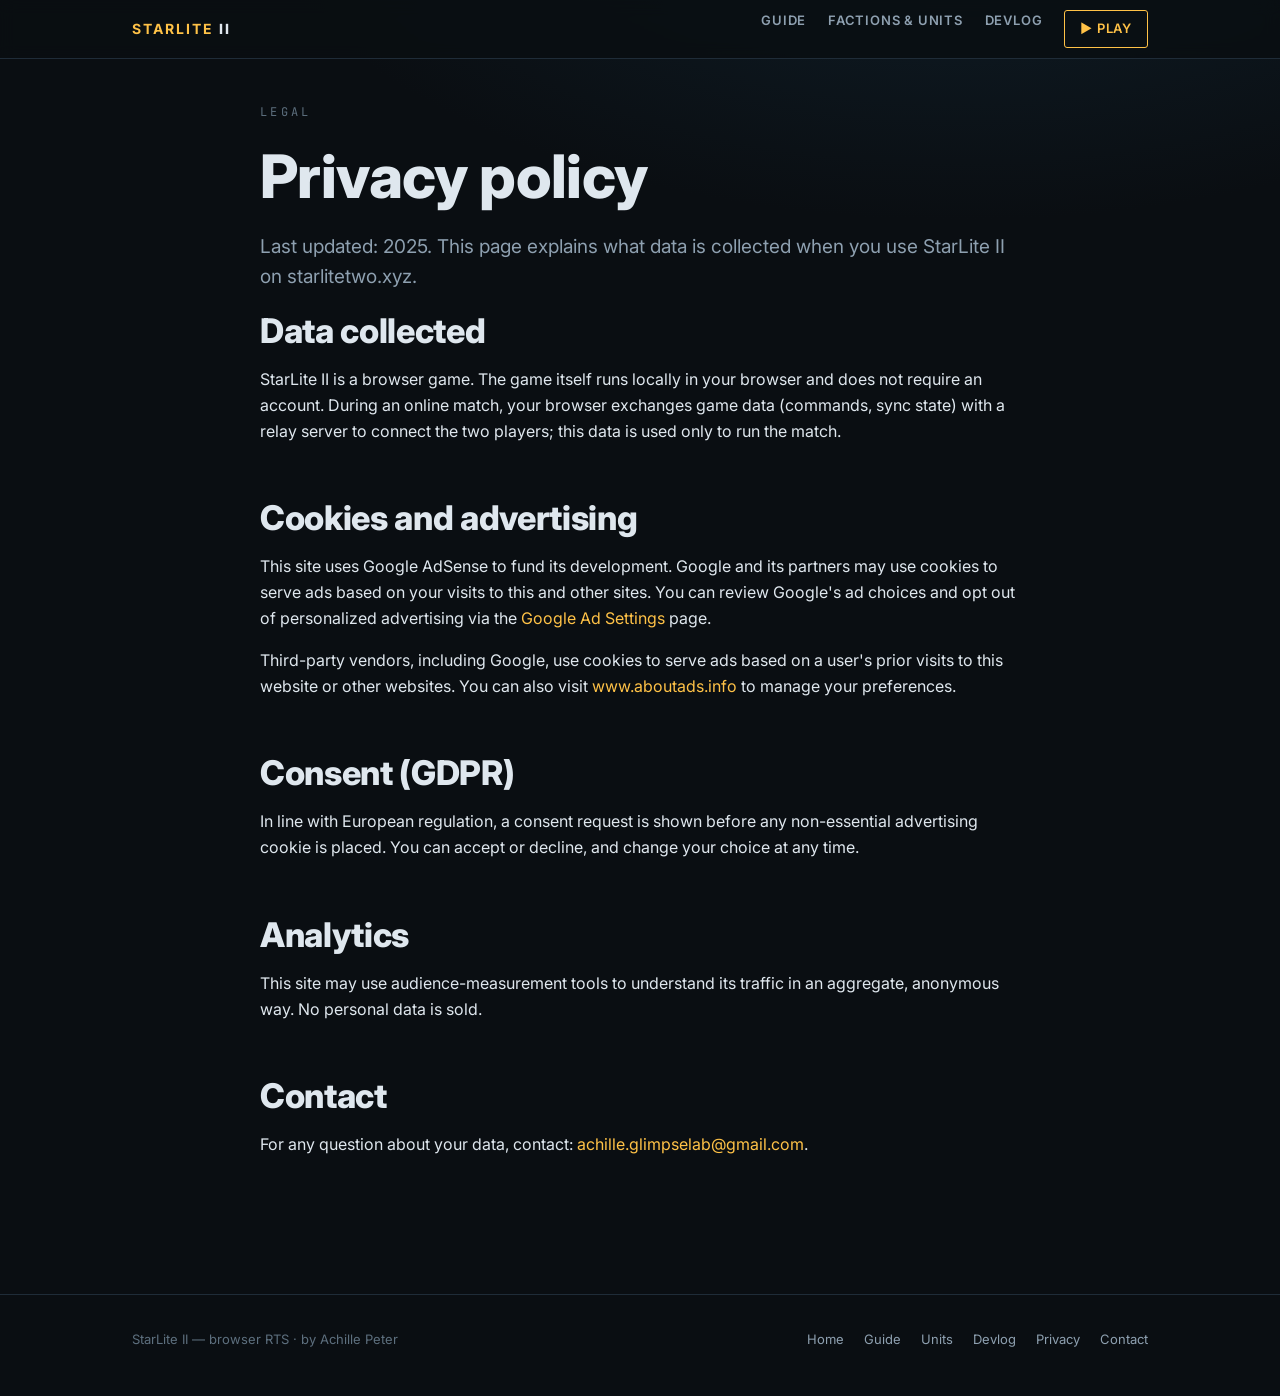
<file: privacy.html>
<!doctype html><html lang="en"><head>
<meta charset="utf-8"><meta name="viewport" content="width=device-width,initial-scale=1">
<title>Privacy policy — StarLite II</title>
<meta name="description" content="StarLite II privacy policy: data collected, cookies, AdSense advertising and GDPR consent.">
<link rel="preconnect" href="https://fonts.googleapis.com">
<link rel="preconnect" href="https://fonts.gstatic.com" crossorigin>
<link href="https://fonts.googleapis.com/css2?family=Inter:wght@400;600;700;800&family=JetBrains+Mono:wght@400;700&display=swap" rel="stylesheet">
<link rel="stylesheet" href="/assets/site.css">
<link rel="icon" href="/assets/favicon.png">
</head><body>
<header class="nav"><div class="wrap nav-in">
<a class="brand" href="/"><b>STARLITE</b> II</a>
<nav class="nav-links">
<a href="/guide/">Guide</a>
<a href="/factions/">Factions &amp; units</a>
<a href="/devlog/">Devlog</a>
<a href="/play/" class="nav-cta">&#9654; Play</a>
</nav></div></header>
<main class="wrap doc">
<p class="eyebrow">Legal</p>
<h1>Privacy policy</h1>
<p class="lead">Last updated: 2025. This page explains what data is collected when you use StarLite II on starlitetwo.xyz.</p>

<h2>Data collected</h2>
<p>StarLite II is a browser game. The game itself runs locally in your browser and does not require an account. During an online match, your browser exchanges game data (commands, sync state) with a relay server to connect the two players; this data is used only to run the match.</p>

<h2>Cookies and advertising</h2>
<p>This site uses Google AdSense to fund its development. Google and its partners may use cookies to serve ads based on your visits to this and other sites. You can review Google's ad choices and opt out of personalized advertising via the <a href="https://www.google.com/settings/ads" rel="nofollow">Google Ad Settings</a> page.</p>
<p>Third-party vendors, including Google, use cookies to serve ads based on a user's prior visits to this website or other websites. You can also visit <a href="https://www.aboutads.info/choices/" rel="nofollow">www.aboutads.info</a> to manage your preferences.</p>

<h2>Consent (GDPR)</h2>
<p>In line with European regulation, a consent request is shown before any non-essential advertising cookie is placed. You can accept or decline, and change your choice at any time.</p>

<h2>Analytics</h2>
<p>This site may use audience-measurement tools to understand its traffic in an aggregate, anonymous way. No personal data is sold.</p>

<h2>Contact</h2>
<p>For any question about your data, contact: <a href="mailto:achille.glimpselab@gmail.com">achille.glimpselab@gmail.com</a>.</p>
</main>
<footer><div class="wrap foot-in">
<div>StarLite II &mdash; browser RTS &middot; by Achille Peter</div>
<div class="foot-links">
<a href="/">Home</a><a href="/guide/">Guide</a><a href="/factions/">Units</a>
<a href="/devlog/">Devlog</a><a href="/privacy.html">Privacy</a><a href="/contact.html">Contact</a></div>
</div></footer>
</body></html>
</file>
<file: assets/site.css>
/* StarLite II — editorial site. "Command console" identity.
   Palette from the game's mood: tactical night, HUD amber, brood green, warp cyan. */
:root{
  --bg:#0a0e12; --bg-2:#0e141b; --panel:#121a22; --panel-line:#1f2c38;
  --ink:#dfe7ee; --ink-dim:#8ea0b0; --ink-faint:#5d6f7e;
  --amber:#ffc247; --brood:#b8ff63; --warp:#7fe8ff; --iron:#ff9a6c;
  --line:#22303c; --radius:3px;
}
*{box-sizing:border-box}
html{scroll-behavior:smooth}
body{margin:0;background:
    radial-gradient(1200px 600px at 75% -10%, #10202b 0%, transparent 60%), var(--bg);
  color:var(--ink);font-family:"Inter","Segoe UI",system-ui,-apple-system,sans-serif;
  line-height:1.62;font-size:16px;-webkit-font-smoothing:antialiased;}
.mono{font-family:"JetBrains Mono","SF Mono",ui-monospace,Menlo,Consolas,monospace}
a{color:var(--amber);text-decoration:none}a:hover{text-decoration:underline}
img{max-width:100%}
.wrap{max-width:1060px;margin:0 auto;padding:0 22px}

/* nav */
header.nav{position:sticky;top:0;z-index:50;background:rgba(10,14,18,.86);
  backdrop-filter:blur(8px);border-bottom:1px solid var(--panel-line)}
.nav-in{display:flex;align-items:center;gap:26px;height:58px}
.brand{font-weight:800;letter-spacing:.14em;font-size:14px;color:var(--ink);
  text-transform:uppercase;white-space:nowrap}
.brand b{color:var(--amber)}
.nav-links{display:flex;gap:22px;margin-left:auto;flex-wrap:wrap}
.nav-links a{color:var(--ink-dim);font-size:13px;letter-spacing:.06em;
  text-transform:uppercase;font-weight:600}
.nav-links a:hover{color:var(--ink);text-decoration:none}
.nav-cta{border:1px solid var(--amber);color:var(--amber)!important;
  padding:7px 15px;border-radius:var(--radius);font-weight:700}
.nav-cta:hover{background:var(--amber);color:#0a0e12!important}

.eyebrow{font-family:"JetBrains Mono",ui-monospace,monospace;font-size:12px;
  letter-spacing:.28em;text-transform:uppercase;color:var(--ink-faint)}
h1,h2,h3{line-height:1.12;letter-spacing:-.01em}
h1{font-size:clamp(34px,6vw,60px);font-weight:800;margin:.35em 0}
h2{font-size:clamp(24px,3.5vw,34px);font-weight:800;margin:1.6em 0 .5em}
h3{font-size:20px;font-weight:700;margin:1.4em 0 .4em}
p{margin:0 0 1em}
.lead{font-size:19px;color:var(--ink-dim);max-width:64ch}

/* ---- MENU HERO (mirrors the in-game "Tactical command" screen) ---- */
.menu-hero{position:relative;padding:54px 0 30px;overflow:hidden}
.menu-hero .scan{position:absolute;inset:0;pointer-events:none;opacity:.5;
  background:repeating-linear-gradient(0deg,transparent 0 3px,rgba(127,232,255,.02) 3px 4px)}
.menu-brand{text-align:center;margin-bottom:8px}
.menu-brand .kick{font-family:"JetBrains Mono",monospace;letter-spacing:.34em;
  text-transform:uppercase;color:var(--ink-faint);font-size:13px}
.menu-brand h1{font-size:clamp(40px,7vw,72px);margin:.1em 0 0}
.menu-brand h1 span{color:var(--amber)}
.menu-sub{text-align:center;color:var(--ink-dim);max-width:52ch;margin:6px auto 30px;font-size:17px}
.menu-heading{text-align:center;font-family:"JetBrains Mono",monospace;
  letter-spacing:.2em;text-transform:uppercase;color:var(--ink-faint);
  font-size:12px;margin-bottom:16px}

/* the 3 gates */
.gates{display:grid;grid-template-columns:repeat(3,1fr);gap:16px}
.gate{position:relative;display:block;height:210px;border-radius:8px;overflow:hidden;
  border:1px solid var(--panel-line);background:var(--panel);
  text-decoration:none!important;transition:transform .16s,border-color .16s,box-shadow .16s}
.gate:hover{transform:translateY(-4px);border-color:var(--edge);
  box-shadow:0 10px 30px -12px rgba(0,0,0,.7),0 0 0 1px var(--edge) inset}
.gate .scene{position:absolute;inset:0;
  background:
    radial-gradient(120% 90% at 50% 120%, color-mix(in srgb,var(--edge) 24%,transparent) 0%, transparent 60%),
    linear-gradient(160deg,#0f1822,#0a1017)}
.gate .grid{position:absolute;inset:0;opacity:.35;
  background-image:linear-gradient(color-mix(in srgb,var(--edge) 20%,transparent) 1px,transparent 1px),
                   linear-gradient(90deg,color-mix(in srgb,var(--edge) 20%,transparent) 1px,transparent 1px);
  background-size:26px 26px;
  transform:perspective(320px) rotateX(58deg);transform-origin:bottom;mask-image:linear-gradient(transparent,#000 60%)}
.gate .label{position:absolute;left:0;right:0;bottom:0;padding:16px 18px;
  display:flex;flex-direction:column;gap:3px;
  background:linear-gradient(transparent,rgba(6,10,14,.92))}
.gate .label strong{font-size:20px;letter-spacing:.06em;color:#fff}
.gate .label small{color:var(--edge);font-family:"JetBrains Mono",monospace;
  font-size:11px;letter-spacing:.12em;text-transform:uppercase}
.gate .corner{position:absolute;top:12px;right:14px;font-family:"JetBrains Mono",monospace;
  font-size:10px;letter-spacing:.16em;color:var(--ink-faint)}
.gate-note{text-align:center;color:var(--ink-faint);font-size:13px;margin-top:18px}
.gate-note a{color:var(--ink-dim)}

/* feature strip / factions / callout (shared) */
.strip{display:grid;grid-template-columns:repeat(3,1fr);gap:1px;background:var(--panel-line);
  border:1px solid var(--panel-line);border-radius:6px;overflow:hidden;margin:52px 0}
.strip>div{background:var(--bg-2);padding:24px}
.strip h3{margin:.2em 0 .35em;font-size:16px}
.strip p{margin:0;color:var(--ink-dim);font-size:14px}
.strip .k{font-family:"JetBrains Mono",monospace;color:var(--amber);font-size:12px;letter-spacing:.16em}

.factions{display:grid;grid-template-columns:repeat(3,1fr);gap:16px;margin:22px 0}
.fac{background:var(--panel);border:1px solid var(--panel-line);border-radius:6px;padding:22px;
  border-top:3px solid var(--edge,var(--amber));transition:transform .15s}
.fac:hover{transform:translateY(-3px)}
.fac .tag{font-family:"JetBrains Mono",monospace;font-size:11px;letter-spacing:.2em;
  color:var(--edge);text-transform:uppercase}
.fac h3{margin:.3em 0 .1em}
.fac .sub{color:var(--ink-faint);font-size:13px;margin-bottom:.7em}
.fac p{font-size:14px;color:var(--ink-dim);margin:0}

.callout{background:var(--panel);border-left:3px solid var(--amber);padding:14px 18px;
  border-radius:0 var(--radius) var(--radius) 0;margin:1.2em 0;color:var(--ink-dim)}
.btn{display:inline-block;padding:13px 26px;border-radius:var(--radius);font-weight:700;
  letter-spacing:.04em;border:1px solid transparent;font-size:15px}
.btn-primary{background:var(--amber);color:#0a0e12}.btn-primary:hover{background:#ffcf6b;text-decoration:none}
.btn-ghost{border-color:var(--line);color:var(--ink)}.btn-ghost:hover{border-color:var(--ink-dim);text-decoration:none}

/* prose docs */
.doc{padding:44px 0 80px;max-width:760px}
.doc h2:first-of-type{margin-top:.4em}
.doc ul,.doc ol{color:var(--ink-dim);padding-left:1.2em}
.doc li{margin:.35em 0}
.doc code{font-family:"JetBrains Mono",monospace;background:#0e1620;border:1px solid var(--line);
  padding:.1em .4em;border-radius:3px;font-size:.88em;color:var(--warp)}

/* encyclopedia */
.fac-block{margin:38px 0}
.fac-block .band{display:flex;align-items:baseline;gap:14px;border-bottom:1px solid var(--edge);
  padding-bottom:8px;margin-bottom:4px}
.fac-block .band h2{margin:0;font-size:26px}
.fac-block .band .tag{font-family:"JetBrains Mono",monospace;color:var(--edge);font-size:12px;letter-spacing:.2em}
.fac-intro{color:var(--ink-dim);font-size:15px;max-width:70ch;margin:10px 0 22px}
.units{display:grid;grid-template-columns:repeat(2,1fr);gap:12px}
.unit{background:var(--panel);border:1px solid var(--panel-line);border-radius:5px;
  padding:15px 16px;position:relative;overflow:hidden}
.unit::before{content:"";position:absolute;left:0;top:0;bottom:0;width:3px;background:var(--edge);opacity:.7}
.unit .u-top{display:flex;justify-content:space-between;align-items:baseline;gap:10px}
.unit .u-name{font-weight:800;letter-spacing:.03em;font-size:15px}
.unit .u-role{font-family:"JetBrains Mono",monospace;font-size:10.5px;letter-spacing:.12em;
  color:var(--edge);text-transform:uppercase;white-space:nowrap}
.unit .u-desc{color:var(--ink-dim);font-size:13.5px;margin:7px 0 11px}
.unit .u-stats{display:grid;grid-template-columns:repeat(4,1fr);gap:6px;
  font-family:"JetBrains Mono",monospace;font-size:11px}
.unit .u-stats div{background:#0d141b;border:1px solid var(--line);border-radius:3px;padding:5px 6px;text-align:center}
.unit .u-stats .lbl{color:var(--ink-faint);font-size:9px;letter-spacing:.08em;display:block}
.unit .u-stats .val{color:var(--ink);font-weight:700}
.cost{font-family:"JetBrains Mono",monospace;font-size:11px;color:var(--ink-faint);margin-top:9px}
.cost b{color:var(--amber)}.cost .g{color:var(--brood)}

footer{border-top:1px solid var(--panel-line);padding:34px 0 46px;margin-top:40px;color:var(--ink-faint);font-size:13px}
.foot-in{display:flex;gap:26px;flex-wrap:wrap;align-items:center}
.foot-links{display:flex;gap:20px;margin-left:auto;flex-wrap:wrap}
.foot-links a{color:var(--ink-dim)}

@media(max-width:820px){
  .gates{grid-template-columns:1fr}
  .gate{height:150px}
  .strip,.factions{grid-template-columns:1fr}
  .nav-links{display:none}
}
@media(prefers-reduced-motion:reduce){*{scroll-behavior:auto;transition:none!important}}

/* ---- FULL-BLEED GAME MENU (home hero) ---- */
body.home{overflow-x:hidden}
.home-hero{position:relative;width:100%;height:100vh;height:100svh;min-height:560px;
  background:radial-gradient(700px 340px at 50% 18%,#10202b 0%,transparent 70%),#0a0e12;overflow:hidden}
.home-hero iframe{position:absolute;inset:0;width:100%;height:100%;border:0;display:block}
.home-loading{position:absolute;inset:0;display:flex;align-items:center;justify-content:center;
  gap:12px;color:var(--ink-faint);font-family:"JetBrains Mono",monospace;font-size:14px;
  letter-spacing:.12em;text-transform:uppercase;z-index:1;pointer-events:none}
.spark{width:10px;height:10px;border-radius:50%;background:var(--amber);animation:pulse 1.4s infinite}
@keyframes pulse{0%{box-shadow:0 0 0 0 rgba(255,194,71,.5)}70%{box-shadow:0 0 0 8px rgba(255,194,71,0)}100%{box-shadow:0 0 0 0 rgba(255,194,71,0)}}
.hero-controls{position:absolute;right:16px;bottom:16px;z-index:3;display:flex;gap:8px}
.hero-btn{font-family:"JetBrains Mono",monospace;font-size:12px;letter-spacing:.08em;
  padding:9px 14px;border:1px solid rgba(255,255,255,.14);border-radius:var(--radius);
  color:#fff;background:rgba(10,14,18,.6);backdrop-filter:blur(6px);cursor:pointer;
  text-decoration:none!important;transition:border-color .15s,color .15s,background .15s}
.hero-btn:hover{border-color:var(--amber);color:var(--amber);background:rgba(10,14,18,.85)}
.hero-scroll{position:absolute;left:50%;transform:translateX(-50%);bottom:16px;z-index:3;
  font-family:"JetBrains Mono",monospace;font-size:11px;letter-spacing:.2em;color:var(--ink-dim);
  text-decoration:none!important;display:flex;flex-direction:column;align-items:center;gap:2px;opacity:.85}
.hero-scroll:hover{color:var(--ink)}
.hero-scroll span{animation:bob 1.8s infinite;font-size:14px}
@keyframes bob{0%,100%{transform:translateY(0)}50%{transform:translateY(4px)}}

/* Site nav hidden over the hero, slides in once you scroll to content */
body.home header.nav{transform:translateY(-100%);transition:transform .25s ease;pointer-events:none}
body.home header.nav.nav-shown{transform:translateY(0);pointer-events:auto}

.home-hero:fullscreen,.home-hero:-webkit-full-screen{height:100%}
.intro-block{padding:60px 0 6px;max-width:760px}
.intro-block h2{margin-top:.15em}

@media(max-width:820px){
  .home-hero{min-height:480px}
  .hero-scroll{display:none}
}
@media(prefers-reduced-motion:reduce){.spark,.hero-scroll span{animation:none}}
</file>
